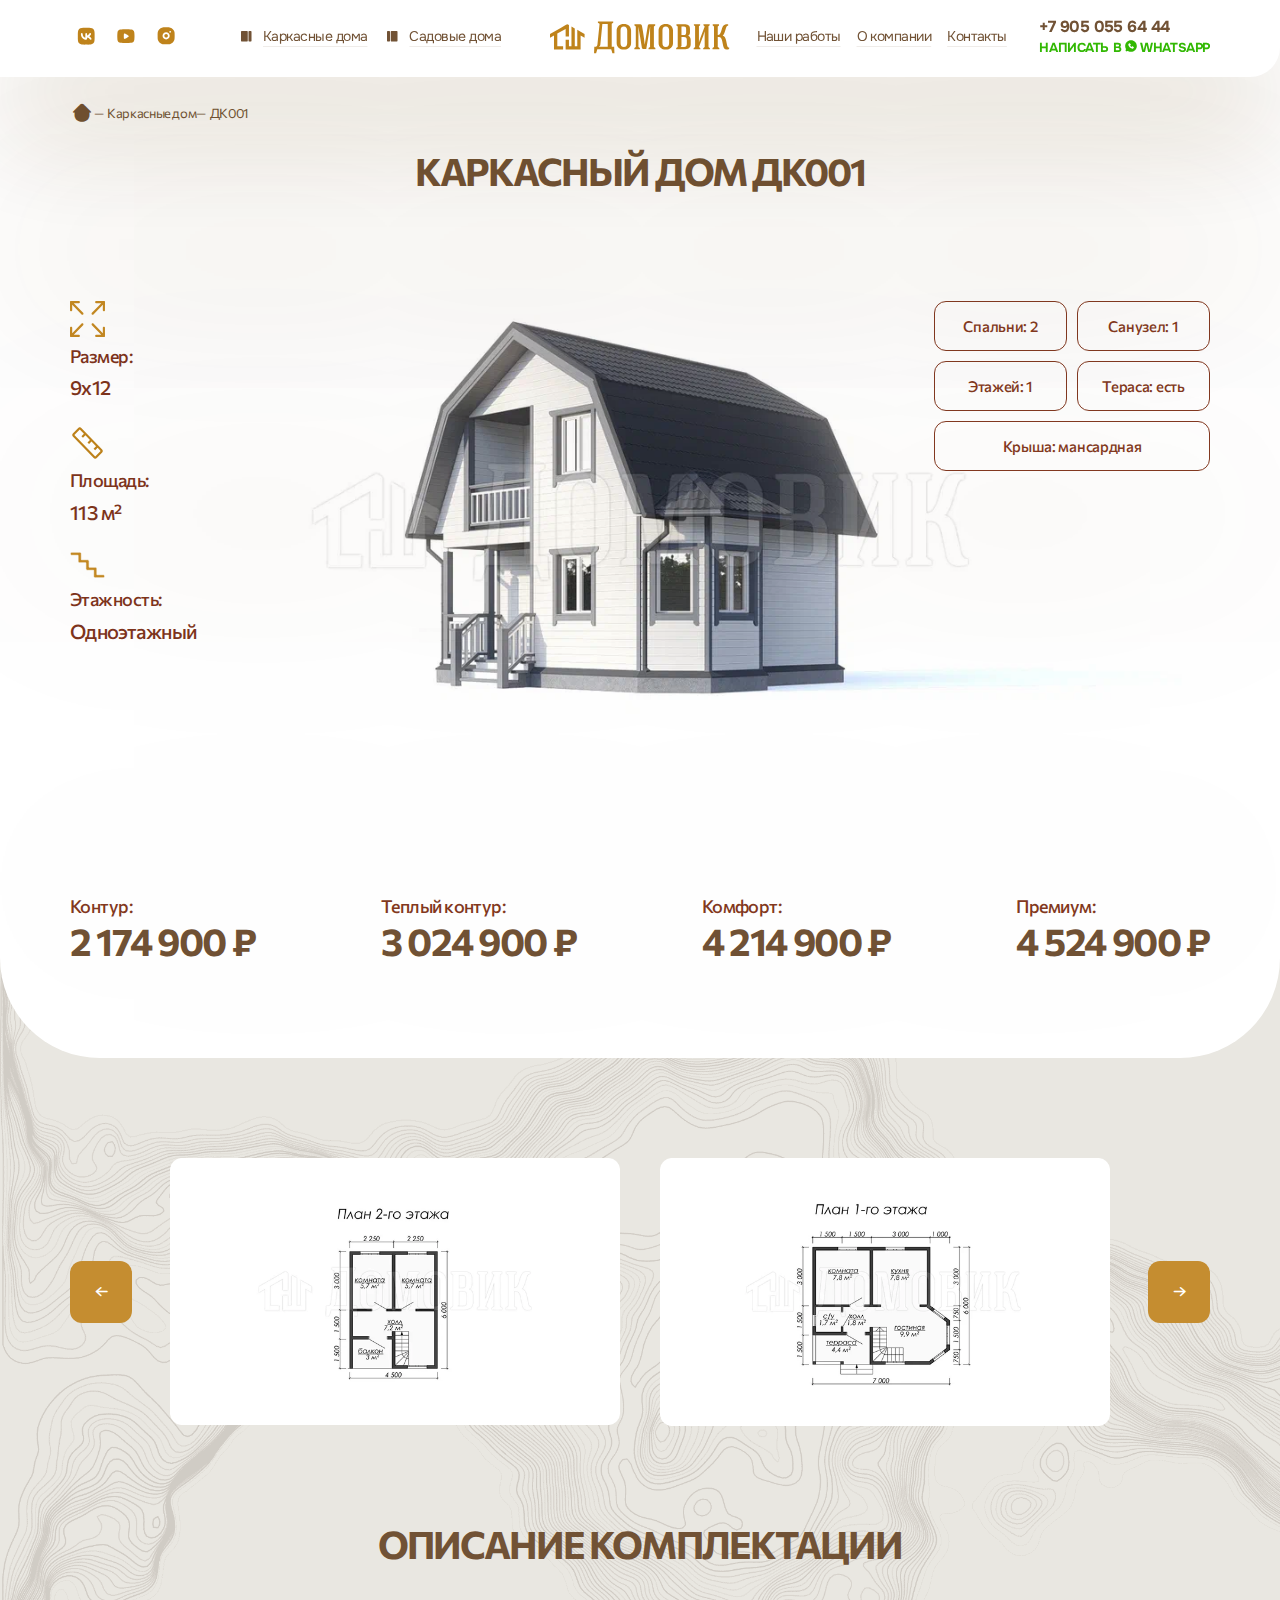
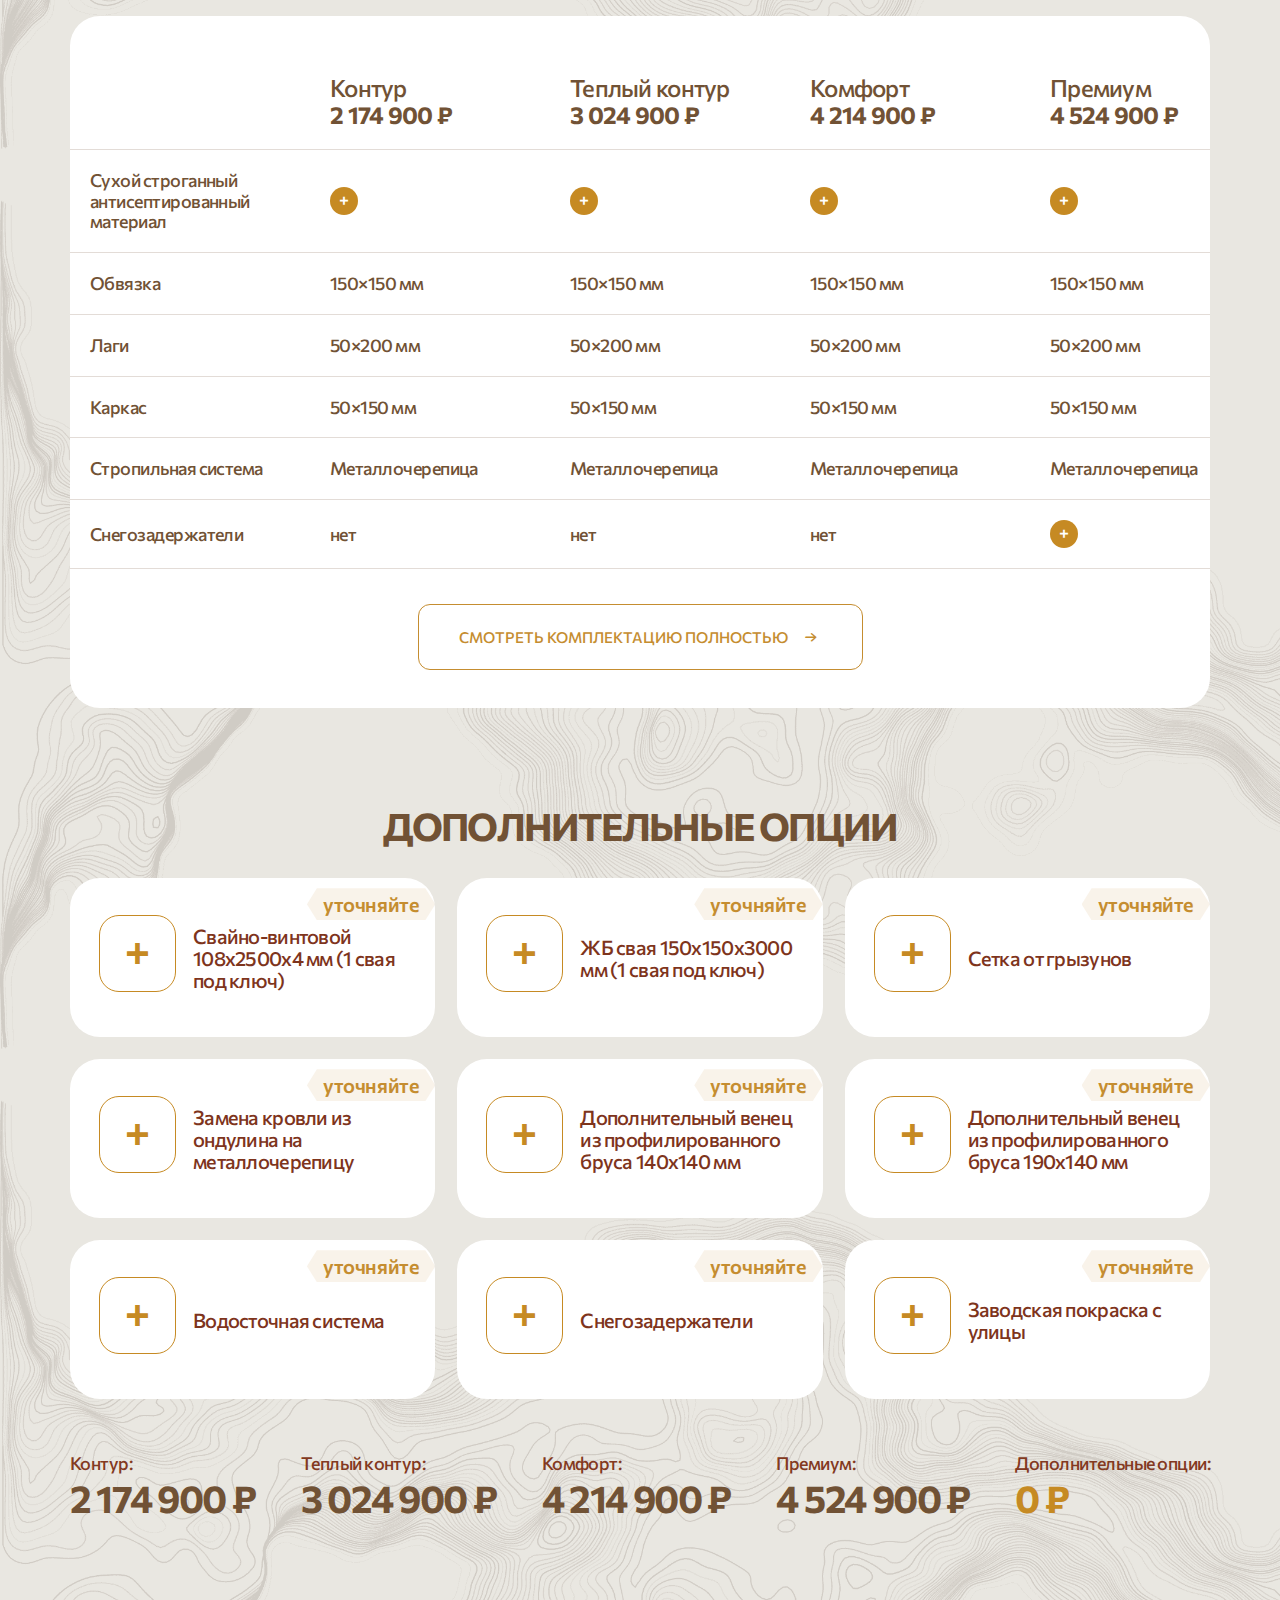
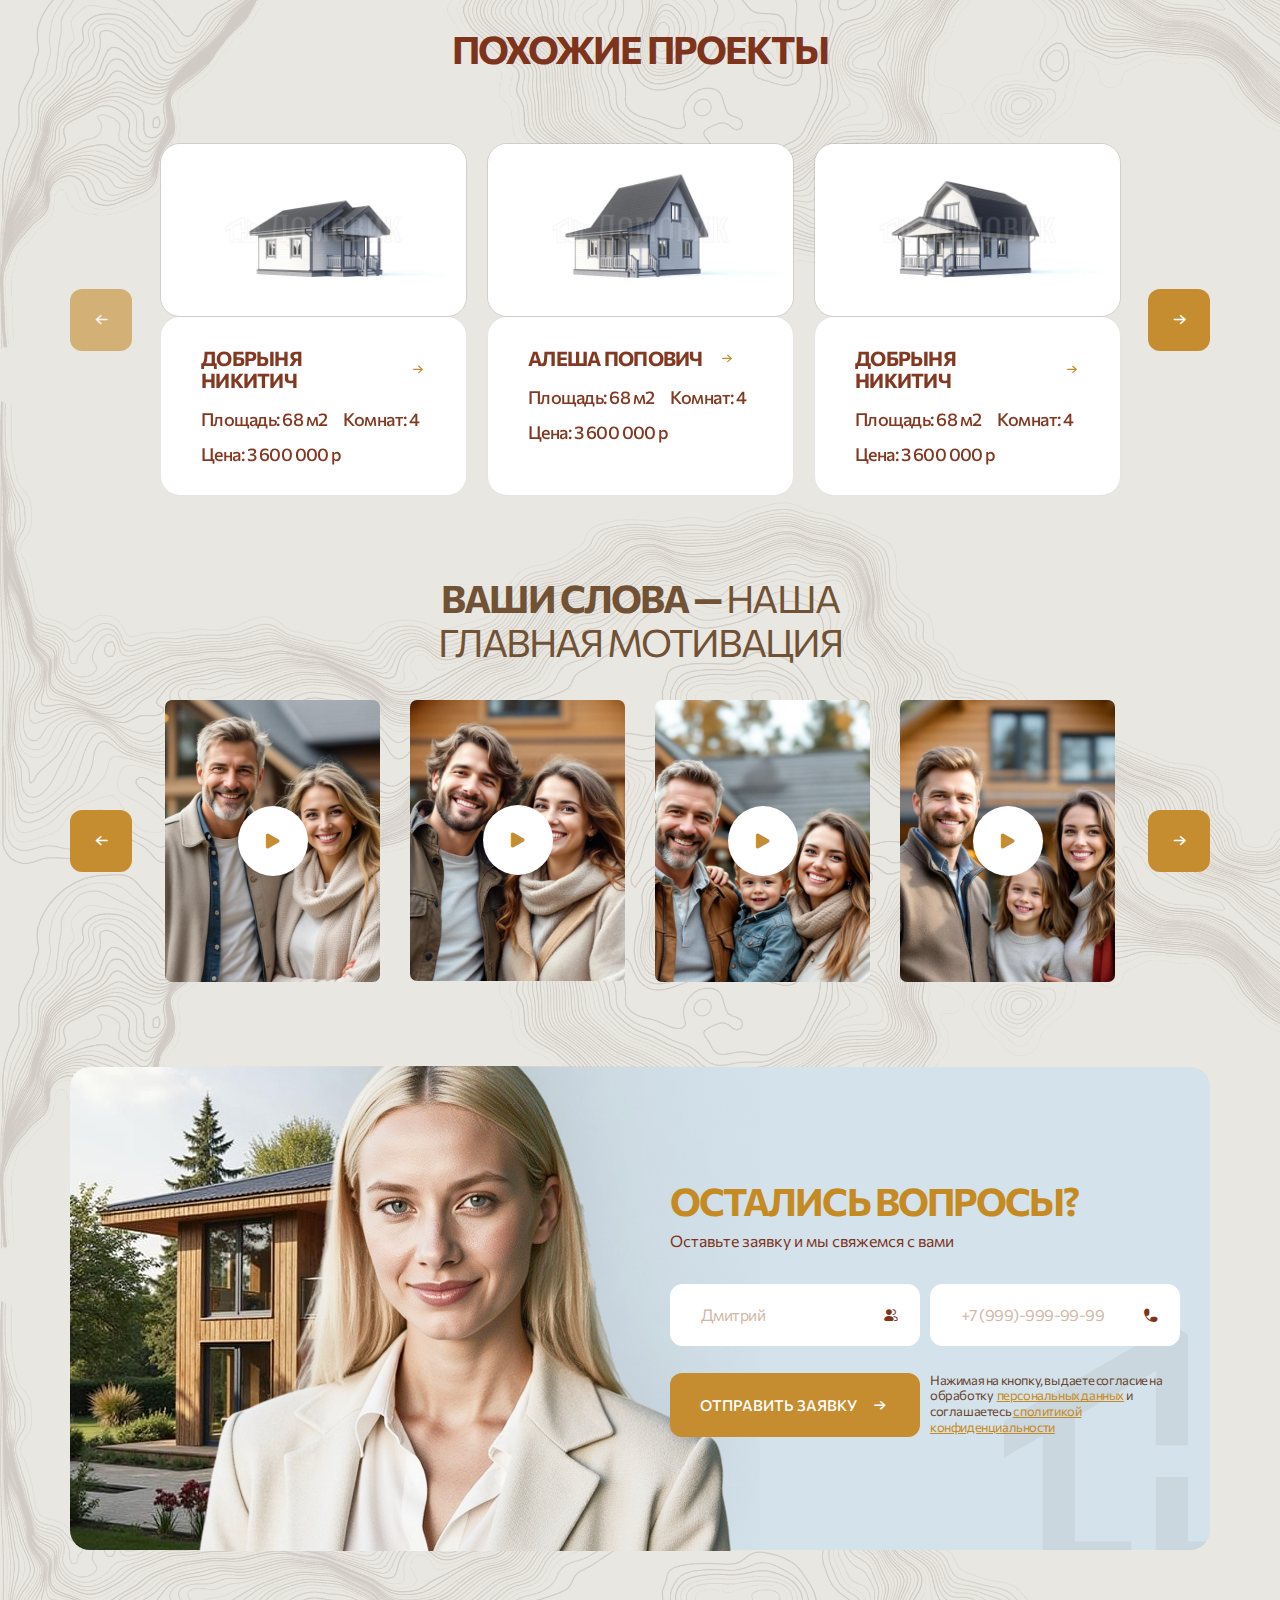
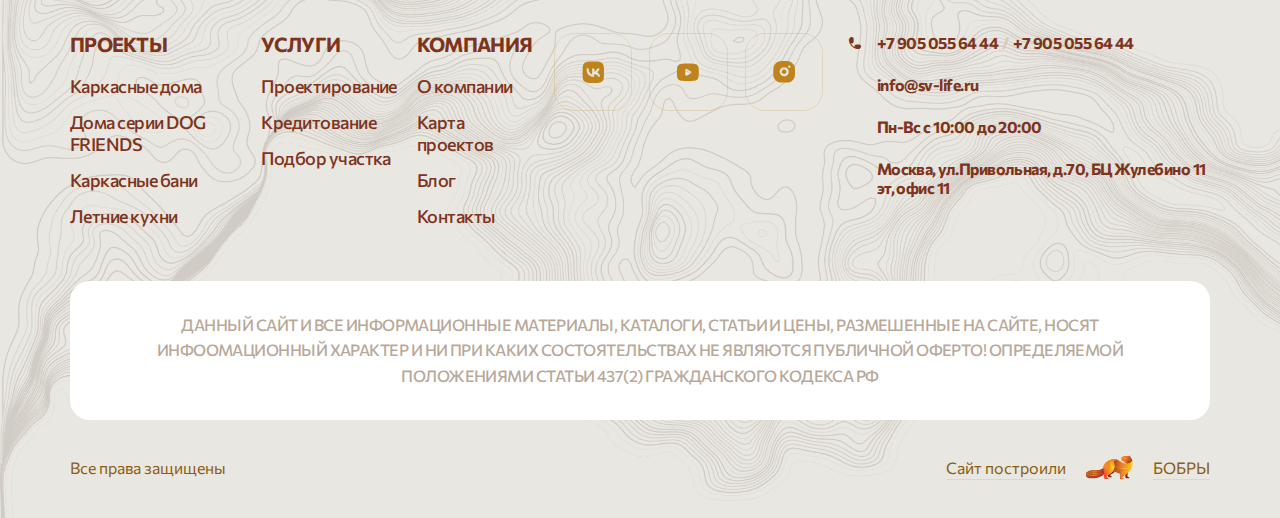
<file: Domovik/project.html>
<!DOCTYPE html>
<html lang="ru">

<head>
    <title>Домовик | Страница проекта</title>
    <meta charset="UTF-8" />
    <meta name="format-detection" content="telephone=no" />
    <meta http-equiv="X-UA-Compatible" content="IE=edge" />
    <meta name="viewport" content="width=device-width, initial-scale=1.0" />
    <meta name="description" content="" />
    <!-- Open Graph  -->
    <meta property="og:type" content="business.business" />
    <meta property="og:title" content="Домовик | Страница проекта" />
    <meta property="og:description" content="" />
    <meta property="og:url" content="" />
    <meta property="og:image:width" content="1200" />
    <meta property="og:image:height" content="627" />
    <meta property="og:site_name" content="" />
    <meta property="og:locale" content="ru_RU" />
    <!-- Open Graph  -->
    <!-- Twitter -->
    <meta property="twitter:card" content="summary_large_image" />
    <meta property="twitter:title" content="" />
    <meta property="twitter:description" content="" />
    <meta property="twitter:site" content="" />
    <meta property="twitter:url" content="" />
    <!-- Twitter -->
    <!-- plugins -->
    <link rel="stylesheet" href="css/libs/bootstrap.min.css" />
    <link rel="stylesheet" href="css/libs/slick.css" />
    <link rel="stylesheet" href="css/libs/jquery.fancybox.min.css" />
    <!-- plugins -->
    <link rel="stylesheet" href="css/reset.min.css" />
    <link rel="stylesheet" href="css/style.min.css" />
</head>

<body>
    <div class="wrapper">
        <header class="header">
            <div class="container-xl">
                <div class="d-flex justify-content-between align-items-center">
                    <a href="/" class="header__logo">
                        <img src="img/logo.svg" alt="Логотип">
                    </a>
                    <div class="header__main">
                        <div class="header__side order-first d-xl-flex justify-content-between align-items-center">
                            <div class="header__socials d-flex flex-xl-row flex-column">
                                <a href="" class="header__social d-flex justify-content-center align-items-center flex-shrink-0 rounded-circle">
                                    <img src="img/icons/vkontakte.svg" alt="Иконка">
                                </a>
                                <a href="" class="header__social d-flex justify-content-center align-items-center flex-shrink-0 rounded-circle">
                                    <img src="img/icons/youtube.svg" alt="Иконка">
                                </a>
                                <a href="" class="header__social d-flex justify-content-center align-items-center flex-shrink-0 rounded-circle">
                                    <img src="img/icons/instagram.svg" alt="Иконка">
                                </a>
                            </div>
                            <ul class="header__products d-flex flex-xl-row flex-column justify-content-xl-center justify-content-end ml-xl-auto mr-xl-auto">
                                <li class="header__product d-flex flex-xl-row flex-column align-items-xl-center icon-frame-houses">
                                    <a href="" class="header__product-link">Каркасные дома</a>
                                    <ul class="submenu">
                                        <li class="submenu__item">
                                            <a href="" class="submenu__link"> Все проекты <sup>229</sup>
                                            </a>
                                        </li>
                                        <li class="submenu__item">
                                            <a href="" class="submenu__link"> Одноэтажные дома <sup>34</sup>
                                            </a>
                                        </li>
                                        <li class="submenu__item">
                                            <a href="" class="submenu__link"> Полутораэтажные дома <sup>15</sup>
                                            </a>
                                        </li>
                                        <li class="submenu__item">
                                            <a href="" class="submenu__link"> Дома с мансардой <sup>109</sup>
                                            </a>
                                        </li>
                                        <li class="submenu__item">
                                            <a href="" class="submenu__link"> Двухэтажные дома <sup>18</sup>
                                            </a>
                                        </li>
                                    </ul>
                                </li>
                                <li class="header__product d-flex d-flex flex-xl-row flex-column align-items-xl-center icon-garden-houses">
                                    <a href="" class="header__product-link">Cадовые дома</a>
                                    <ul class="submenu">
                                        <li class="submenu__item">
                                            <a href="" class="submenu__link"> Все проекты <sup>229</sup>
                                            </a>
                                        </li>
                                        <li class="submenu__item">
                                            <a href="" class="submenu__link"> Одноэтажные дома <sup>34</sup>
                                            </a>
                                        </li>
                                        <li class="submenu__item">
                                            <a href="" class="submenu__link"> Полутораэтажные дома <sup>15</sup>
                                            </a>
                                        </li>
                                        <li class="submenu__item">
                                            <a href="" class="submenu__link"> Дома с мансардой <sup>109</sup>
                                            </a>
                                        </li>
                                        <li class="submenu__item">
                                            <a href="" class="submenu__link"> Двухэтажные дома <sup>18</sup>
                                            </a>
                                        </li>
                                    </ul>
                                </li>
                            </ul>
                        </div>
                        <div class="header__side order-last d-xl-flex justify-content-between align-items-center">
                            <nav class="header__menu ml-xl-auto mr-xl-auto" aria-label="Меню">
                                <ul class="d-flex flex-xl-row flex-column">
                                    <li><a href="">Наши работы</a></li>
                                    <li><a href="">О компании</a></li>
                                    <li><a href="">Контакты</a></li>
                                </ul>
                            </nav>
                            <div class="header__contacts d-flex flex-column align-items-xl-start align-items-center">
                                <a href="tel:+79050556444" class="header__contacts-phone font-weight-bold">+7 905 055 64 44</a>
                                <a href="" class="header__contacts-whatsapp font-weight-bold text-uppercase"> Написать в <img src="img/icons/whatsapp.svg" alt="Иконка"> Whatsapp </a>
                            </div>
                        </div>
                    </div>
                    <span class="header__menu-toggler d-xl-none"></span>
                </div>
            </div>
        </header>
        <main class="page">
            <section class="project-card">
                <div class="container">
                    <nav class="navigation">
                        <ul class="navigation__list d-flex align-items-center flex-wrap">
                            <li class="navigation__list-item">
                                <a href="/" class="navigation__list-link icon-home"></a>
                            </li>
                            <li class="navigation__list-item">
                                <a href="" class="navigation__list-link">Каркасные дом </a>
                            </li>
                            <li class="navigation__list-item">
                                <span class="navigation__list-link active"> ДК001</>
                            </li>
                        </ul>
                    </nav>
                    <h1 class="project-card__title title text-center">КАРКАСНЫЙ ДОМ ДК001</h1>
                    <div class="project-card__body">
                        <div class="project-card__header d-flex flex-lg-nowrap flex-wrap">
                            <ul class="project-card__props d-flex flex-sm-column flex-row">
                                <li class="project-card__props-item d-flex flex-column align-items-start font-weight-medium">
                                    <div class="project-card__props-icon">
                                        <img src="img/icons/size.svg" alt="Иконка">
                                    </div>
                                    <div class="project-card__props-name">Размер:</div>
                                    <div class="project-card__props-value title-sm">9х12</div>
                                </li>
                                <li class="project-card__props-item d-flex flex-column align-items-start font-weight-medium">
                                    <div class="project-card__props-icon">
                                        <img src="img/icons/ruler.svg" alt="Иконка">
                                    </div>
                                    <div class="project-card__props-name">Площадь:</div>
                                    <div class="project-card__props-value title-sm"> 113 м²</div>
                                </li>
                                <li class="project-card__props-item d-flex flex-column align-items-start font-weight-medium">
                                    <div class="project-card__props-icon">
                                        <img src="img/icons/stairs.svg" alt="Иконка">
                                    </div>
                                    <div class="project-card__props-name">Этажность:</div>
                                    <div class="project-card__props-value title-sm ">Одноэтажный</div>
                                </li>
                            </ul>
                            <div class="project-card__image order-lg-0 order-first">
                                <img src="img/projects/07.png" alt="Фото проекта">
                            </div>
                            <div class="project-card__info">
                                <div class="row">
                                    <div class="col-6">
                                        <div class="project-card__info-item">Спальни: 2</div>
                                    </div>
                                    <div class="col-6">
                                        <div class="project-card__info-item">Санузел: 1</div>
                                    </div>
                                    <div class="col-6">
                                        <div class="project-card__info-item">Этажей: 1</div>
                                    </div>
                                    <div class="col-6">
                                        <div class="project-card__info-item">Тераса: есть</div>
                                    </div>
                                    <div class="col-12">
                                        <div class="project-card__info-item">Крыша: мансардная</div>
                                    </div>
                                </div>
                            </div>
                        </div>
                        <div class="project-card__total d-flex justify-content-between flex-xl-nowrap flex-wrap">
                            <div class="project-card__total-block d-flex flex-column">
                                <div class="project-card__total-name">Контур:</div>
                                <div class="project-card__total-price">2 174 900 ₽</div>
                            </div>
                            <div class="project-card__total-block d-flex flex-column">
                                <div class="project-card__total-name">Теплый контур:</div>
                                <div class="project-card__total-price">3 024 900 ₽</div>
                            </div>
                            <div class="project-card__total-block d-flex flex-column">
                                <div class="project-card__total-name">Комфорт:</div>
                                <div class="project-card__total-price">4 214 900 ₽</div>
                            </div>
                            <div class="project-card__total-block d-flex flex-column">
                                <div class="project-card__total-name">Премиум:</div>
                                <div class="project-card__total-price">4 524 900 ₽</div>
                            </div>
                        </div>
                    </div>
                </div>
            </section>
            <div class="plans">
                <div class="container">
                    <div class="plans__slider">
                        <div class="plans__slide">
                            <a href="img/plans/01.png" data-fancybox="plans" class="plans__image">
                                <img src="img/plans/01.png" alt="Фото плана">
                            </a>
                        </div>
                        <div class="plans__slide">
                            <a href="img/plans/02.png" data-fancybox="plans" class="plans__image">
                                <img src="img/plans/02.png" alt="Фото плана">
                            </a>
                        </div>
                        <div class="plans__slide">
                            <a href="img/plans/01.png" data-fancybox="plans" class="plans__image">
                                <img src="img/plans/01.png" alt="Фото плана">
                            </a>
                        </div>
                        <div class="plans__slide">
                            <a href="img/plans/02.png" data-fancybox="plans" class="plans__image">
                                <img src="img/plans/02.png" alt="Фото плана">
                            </a>
                        </div>
                    </div>
                </div>
            </div>
            <section class="configuration">
                <div class="container-xl">
                    <h2 class="configuration__title title text-center">Описание комплектации</h2>
                    <div class="configuration__body rounded-lg bg-white">
                        <p class="d-xl-none p-4 mb-2 title-sm">Свайпайте чтобы увидеть все значения</p>
                        <div class="configuration__table">
                            <table>
                                <thead>
                                    <tr>
                                        <th></th>
                                        <th> Контур <strong>2 174 900 ₽</strong>
                                        </th>
                                        <th> Теплый контур <strong> 3 024 900 ₽</strong>
                                        </th>
                                        <th> Комфорт <strong>4 214 900 ₽</strong>
                                        </th>
                                        <th> Премиум <strong>4 524 900 ₽</strong>
                                        </th>
                                    </tr>
                                </thead>
                                <tr>
                                    <td>Сухой строганный антисептированный материал</td>
                                    <td><span class="icon-plus"></span></td>
                                    <td><span class="icon-plus"></span></td>
                                    <td><span class="icon-plus"></span></td>
                                    <td><span class="icon-plus"></span></td>
                                </tr>
                                <tr>
                                    <td>Обвязка</td>
                                    <td>150×150 мм</td>
                                    <td>150×150 мм</td>
                                    <td>150×150 мм</td>
                                    <td>150×150 мм</td>
                                </tr>
                                <tr>
                                    <td>Лаги</td>
                                    <td>50×200 мм</td>
                                    <td>50×200 мм</td>
                                    <td>50×200 мм</td>
                                    <td>50×200 мм</td>
                                </tr>
                                <tr>
                                    <td>Каркас</td>
                                    <td>50×150 мм</td>
                                    <td>50×150 мм</td>
                                    <td>50×150 мм</td>
                                    <td>50×150 мм</td>
                                </tr>
                                <tr>
                                    <td>Стропильная система</td>
                                    <td>Металлочерепица</td>
                                    <td>Металлочерепица</td>
                                    <td>Металлочерепица</td>
                                    <td>Металлочерепица</td>
                                </tr>
                                <tr>
                                    <td>Снегозадержатели</td>
                                    <td>нет</td>
                                    <td>нет</td>
                                    <td>нет</td>
                                    <td><span class="icon-plus"></span></td>
                                </tr>
                                <tr>
                                    <td>Сухой строганный антисептированный материал</td>
                                    <td><span class="icon-plus"></span></td>
                                    <td><span class="icon-plus"></span></td>
                                    <td><span class="icon-plus"></span></td>
                                    <td><span class="icon-plus"></span></td>
                                </tr>
                                <tr>
                                    <td>Обвязка</td>
                                    <td>150×150 мм</td>
                                    <td>150×150 мм</td>
                                    <td>150×150 мм</td>
                                    <td>150×150 мм</td>
                                </tr>
                                <tr>
                                    <td>Лаги</td>
                                    <td>50×200 мм</td>
                                    <td>50×200 мм</td>
                                    <td>50×200 мм</td>
                                    <td>50×200 мм</td>
                                </tr>
                                <tr>
                                    <td>Каркас</td>
                                    <td>50×150 мм</td>
                                    <td>50×150 мм</td>
                                    <td>50×150 мм</td>
                                    <td>50×150 мм</td>
                                </tr>
                                <tr>
                                    <td>Стропильная система</td>
                                    <td>Металлочерепица</td>
                                    <td>Металлочерепица</td>
                                    <td>Металлочерепица</td>
                                    <td>Металлочерепица</td>
                                </tr>
                                <tr>
                                    <td>Снегозадержатели</td>
                                    <td>нет</td>
                                    <td>нет</td>
                                    <td>нет</td>
                                    <td><span class="icon-plus"></span></td>
                                </tr>
                                <tr>
                                    <td>Сухой строганный антисептированный материал</td>
                                    <td><span class="icon-plus"></span></td>
                                    <td><span class="icon-plus"></span></td>
                                    <td><span class="icon-plus"></span></td>
                                    <td><span class="icon-plus"></span></td>
                                </tr>
                                <tr>
                                    <td>Обвязка</td>
                                    <td>150×150 мм</td>
                                    <td>150×150 мм</td>
                                    <td>150×150 мм</td>
                                    <td>150×150 мм</td>
                                </tr>
                                <tr>
                                    <td>Лаги</td>
                                    <td>50×200 мм</td>
                                    <td>50×200 мм</td>
                                    <td>50×200 мм</td>
                                    <td>50×200 мм</td>
                                </tr>
                                <tr>
                                    <td>Каркас</td>
                                    <td>50×150 мм</td>
                                    <td>50×150 мм</td>
                                    <td>50×150 мм</td>
                                    <td>50×150 мм</td>
                                </tr>
                                <tr>
                                    <td>Стропильная система</td>
                                    <td>Металлочерепица</td>
                                    <td>Металлочерепица</td>
                                    <td>Металлочерепица</td>
                                    <td>Металлочерепица</td>
                                </tr>
                                <tr>
                                    <td>Снегозадержатели</td>
                                    <td>нет</td>
                                    <td>нет</td>
                                    <td>нет</td>
                                    <td><span class="icon-plus"></span></td>
                                </tr>
                            </table>
                        </div>
                        <span role="button" class="configuration__btn text-uppercase btn btn-primary-outline ml-auto mr-auto icon-arrow-right">СМОТРЕТЬ КОМПЛЕКТАЦИЮ ПОЛНОСТЬЮ</span>
                    </div>
                </div>
            </section>
            <section class="extras">
                <div class="container">
                    <h2 class="extras__title title text-center">Дополнительные опции</h2>
                    <div class="extras__body">
                        <div class="row">
                            <div class="col-xl-4 col-md-6">
                                <div class="extras__block rounded-lg bg-white d-flex align-items-center">
                                    <label class="extras__checkbox">
                                        <input type="checkbox" class="extras__checkbox-input hidden" hidden>
                                        <span class="extras__checkbox-btn icon-plus"></span>
                                    </label>
                                    <div class="extras__name title-sm font-weight-medium"> Свайно-винтовой 108х2500х4 мм (1 свая под ключ) </div>
                                    <div class="extras__price">уточняйте</div>
                                </div>
                            </div>
                            <div class="col-xl-4 col-md-6">
                                <div class="extras__block rounded-lg bg-white d-flex align-items-center">
                                    <label class="extras__checkbox">
                                        <input type="checkbox" class="extras__checkbox-input hidden" hidden>
                                        <span class="extras__checkbox-btn icon-plus"></span>
                                    </label>
                                    <div class="extras__name title-sm font-weight-medium"> ЖБ свая 150х150х3000 мм (1 свая под ключ) </div>
                                    <div class="extras__price">уточняйте</div>
                                </div>
                            </div>
                            <div class="col-xl-4 col-md-6">
                                <div class="extras__block rounded-lg bg-white d-flex align-items-center">
                                    <label class="extras__checkbox">
                                        <input type="checkbox" class="extras__checkbox-input hidden" hidden>
                                        <span class="extras__checkbox-btn icon-plus"></span>
                                    </label>
                                    <div class="extras__name title-sm font-weight-medium"> Сетка от грызунов </div>
                                    <div class="extras__price">уточняйте</div>
                                </div>
                            </div>
                            <div class="col-xl-4 col-md-6">
                                <div class="extras__block rounded-lg bg-white d-flex align-items-center">
                                    <label class="extras__checkbox">
                                        <input type="checkbox" class="extras__checkbox-input hidden" hidden>
                                        <span class="extras__checkbox-btn icon-plus"></span>
                                    </label>
                                    <div class="extras__name title-sm font-weight-medium"> Замена кровли из ондулина на металлочерепицу </div>
                                    <div class="extras__price">уточняйте</div>
                                </div>
                            </div>
                            <div class="col-xl-4 col-md-6">
                                <div class="extras__block rounded-lg bg-white d-flex align-items-center">
                                    <label class="extras__checkbox">
                                        <input type="checkbox" class="extras__checkbox-input hidden" hidden>
                                        <span class="extras__checkbox-btn icon-plus"></span>
                                    </label>
                                    <div class="extras__name title-sm font-weight-medium"> Дополнительный венец из профилированного бруса 140х140 мм </div>
                                    <div class="extras__price">уточняйте</div>
                                </div>
                            </div>
                            <div class="col-xl-4 col-md-6">
                                <div class="extras__block rounded-lg bg-white d-flex align-items-center">
                                    <label class="extras__checkbox">
                                        <input type="checkbox" class="extras__checkbox-input hidden" hidden>
                                        <span class="extras__checkbox-btn icon-plus"></span>
                                    </label>
                                    <div class="extras__name title-sm font-weight-medium"> Дополнительный венец из профилированного бруса 190х140 мм </div>
                                    <div class="extras__price">уточняйте</div>
                                </div>
                            </div>
                            <div class="col-xl-4 col-md-6">
                                <div class="extras__block rounded-lg bg-white d-flex align-items-center">
                                    <label class="extras__checkbox">
                                        <input type="checkbox" class="extras__checkbox-input hidden" hidden>
                                        <span class="extras__checkbox-btn icon-plus"></span>
                                    </label>
                                    <div class="extras__name title-sm font-weight-medium"> Водосточная система </div>
                                    <div class="extras__price">уточняйте</div>
                                </div>
                            </div>
                            <div class="col-xl-4 col-md-6">
                                <div class="extras__block rounded-lg bg-white d-flex align-items-center">
                                    <label class="extras__checkbox">
                                        <input type="checkbox" class="extras__checkbox-input hidden" hidden>
                                        <span class="extras__checkbox-btn icon-plus"></span>
                                    </label>
                                    <div class="extras__name title-sm font-weight-medium"> Снегозадержатели </div>
                                    <div class="extras__price">уточняйте</div>
                                </div>
                            </div>
                            <div class="col-xl-4 col-md-6">
                                <div class="extras__block rounded-lg bg-white d-flex align-items-center">
                                    <label class="extras__checkbox">
                                        <input type="checkbox" class="extras__checkbox-input hidden" hidden>
                                        <span class="extras__checkbox-btn icon-plus"></span>
                                    </label>
                                    <div class="extras__name title-sm font-weight-medium"> Заводская покраска с улицы </div>
                                    <div class="extras__price">уточняйте</div>
                                </div>
                            </div>
                        </div>
                    </div>
                    <div class="extras__total d-flex justify-content-between flex-xl-nowrap flex-wrap">
                        <div class="extras__total-block d-flex flex-column">
                            <div class="extras__total-name">Контур:</div>
                            <div class="extras__total-price">2 174 900 ₽</div>
                        </div>
                        <div class="extras__total-block d-flex flex-column">
                            <div class="extras__total-name">Теплый контур:</div>
                            <div class="extras__total-price">3 024 900 ₽</div>
                        </div>
                        <div class="extras__total-block d-flex flex-column">
                            <div class="extras__total-name">Комфорт:</div>
                            <div class="extras__total-price">4 214 900 ₽</div>
                        </div>
                        <div class="extras__total-block d-flex flex-column">
                            <div class="extras__total-name">Премиум:</div>
                            <div class="extras__total-price">4 524 900 ₽</div>
                        </div>
                        <div class="extras__total-block d-flex flex-column">
                            <div class="extras__total-name">Дополнительные опции:</div>
                            <div class="extras__total-price color-yellow">0 ₽</div>
                        </div>
                    </div>
                </div>
            </section>
            <section class="projects">
                <div class="container">
                    <h2 class="projects__title title text-center">похожие проекты</h2>
                    <div class="projects__slider">
                        <div class="projects__slide">
                            <div class="project d-flex flex-column h-100" id="project-1">
                                <a href="" class="project__slider rounded-sm">
                                    <span class="project__slide">
                                        <img src="img/projects/01.png" alt="Фото проекта">
                                    </span>
                                    <span class="project__slide">
                                        <img src="img/projects/02.png" alt="Фото проекта">
                                    </span>
                                    <span class="project__slide">
                                        <img src="img/projects/03.png" alt="Фото проекта">
                                    </span>
                                </a>
                                <div class="project__desc d-flex flex-column align-items-start flex-grow-1 rounded-sm">
                                    <a href="" class="project__caption text-uppercase font-weight-bold title-sm icon-arrow-right d-inline-flex align-items-center">добрыня никитич</a>
                                    <ul class="project__info d-flex flex-wrap font-weight-medium">
                                        <li>Площадь: 68 м2</li>
                                        <li>Комнат: 4</li>
                                        <li>Цена: 3 600 000 р</li>
                                    </ul>
                                </div>
                            </div>
                        </div>
                        <div class="projects__slide">
                            <div class="project d-flex flex-column h-100" id="project-2">
                                <a href="" class="project__slider rounded-sm">
                                    <span class="project__slide">
                                        <img src="img/projects/02.png" alt="Фото проекта">
                                    </span>
                                    <span class="project__slide">
                                        <img src="img/projects/03.png" alt="Фото проекта">
                                    </span>
                                    <span class="project__slide">
                                        <img src="img/projects/01.png" alt="Фото проекта">
                                    </span>
                                </a>
                                <div class="project__desc d-flex flex-column align-items-start flex-grow-1 rounded-sm">
                                    <a href="" class="project__caption text-uppercase font-weight-bold title-sm icon-arrow-right d-inline-flex align-items-center">алеша попович</a>
                                    <ul class="project__info d-flex flex-wrap font-weight-medium">
                                        <li>Площадь: 68 м2</li>
                                        <li>Комнат: 4</li>
                                        <li>Цена: 3 600 000 р</li>
                                    </ul>
                                </div>
                            </div>
                        </div>
                        <div class="projects__slide">
                            <div class="project d-flex flex-column h-100" id="project-3">
                                <a href="" class="project__slider rounded-sm">
                                    <span class="project__slide">
                                        <img src="img/projects/03.png" alt="Фото проекта">
                                    </span>
                                    <span class="project__slide">
                                        <img src="img/projects/01.png" alt="Фото проекта">
                                    </span>
                                    <span class="project__slide">
                                        <img src="img/projects/02.png" alt="Фото проекта">
                                    </span>
                                </a>
                                <div class="project__desc d-flex flex-column align-items-start flex-grow-1 rounded-sm">
                                    <a href="" class="project__caption text-uppercase font-weight-bold title-sm icon-arrow-right d-inline-flex align-items-center">добрыня никитич</a>
                                    <ul class="project__info d-flex flex-wrap font-weight-medium">
                                        <li>Площадь: 68 м2</li>
                                        <li>Комнат: 4</li>
                                        <li>Цена: 3 600 000 р</li>
                                    </ul>
                                </div>
                            </div>
                        </div>
                        <div class="projects__slide">
                            <div class="project d-flex flex-column h-100" id="project-4">
                                <a href="" class="project__slider rounded-sm">
                                    <span class="project__slide">
                                        <img src="img/projects/01.png" alt="Фото проекта">
                                    </span>
                                    <span class="project__slide">
                                        <img src="img/projects/02.png" alt="Фото проекта">
                                    </span>
                                    <span class="project__slide">
                                        <img src="img/projects/03.png" alt="Фото проекта">
                                    </span>
                                </a>
                                <div class="project__desc d-flex flex-column align-items-start flex-grow-1 rounded-sm">
                                    <a href="" class="project__caption text-uppercase font-weight-bold title-sm icon-arrow-right d-inline-flex align-items-center">добрыня никитич</a>
                                    <ul class="project__info d-flex flex-wrap font-weight-medium">
                                        <li>Площадь: 68 м2</li>
                                        <li>Комнат: 4</li>
                                        <li>Цена: 3 600 000 р</li>
                                    </ul>
                                </div>
                            </div>
                        </div>
                        <div class="projects__slide">
                            <div class="project d-flex flex-column h-100" id="project-5">
                                <a href="" class="project__slider rounded-sm">
                                    <span class="project__slide">
                                        <img src="img/projects/02.png" alt="Фото проекта">
                                    </span>
                                    <span class="project__slide">
                                        <img src="img/projects/03.png" alt="Фото проекта">
                                    </span>
                                    <span class="project__slide">
                                        <img src="img/projects/01.png" alt="Фото проекта">
                                    </span>
                                </a>
                                <div class="project__desc d-flex flex-column align-items-start flex-grow-1 rounded-sm">
                                    <a href="" class="project__caption text-uppercase font-weight-bold title-sm icon-arrow-right d-inline-flex align-items-center">алеша попович</a>
                                    <ul class="project__info d-flex flex-wrap font-weight-medium">
                                        <li>Площадь: 68 м2</li>
                                        <li>Комнат: 4</li>
                                        <li>Цена: 3 600 000 р</li>
                                    </ul>
                                </div>
                            </div>
                        </div>
                        <div class="projects__slide">
                            <div class="project d-flex flex-column h-100" id="project-6">
                                <a href="" class="project__slider rounded-sm">
                                    <span class="project__slide">
                                        <img src="img/projects/03.png" alt="Фото проекта">
                                    </span>
                                    <span class="project__slide">
                                        <img src="img/projects/01.png" alt="Фото проекта">
                                    </span>
                                    <span class="project__slide">
                                        <img src="img/projects/02.png" alt="Фото проекта">
                                    </span>
                                </a>
                                <div class="project__desc d-flex flex-column align-items-start flex-grow-1 rounded-sm">
                                    <a href="" class="project__caption text-uppercase font-weight-bold title-sm icon-arrow-right d-inline-flex align-items-center">добрыня никитич</a>
                                    <ul class="project__info d-flex flex-wrap font-weight-medium">
                                        <li>Площадь: 68 м2</li>
                                        <li>Комнат: 4</li>
                                        <li>Цена: 3 600 000 р</li>
                                    </ul>
                                </div>
                            </div>
                        </div>
                    </div>
                </div>
            </section>
            <section class="videos">
                <div class="container">
                    <h2 class="videos__title title text-center"> Ваши слова — <span class="font-weight-normal">наша <br> главная мотивация</span>
                    </h2>
                    <div class="videos__slider">
                        <div class="videos__slide">
                            <a href="" data-fancybox class="videos__item icon-play">
                                <img src="img/videos/01.jpg" alt="Постер видео">
                            </a>
                        </div>
                        <div class="videos__slide">
                            <a href="" data-fancybox class="videos__item icon-play">
                                <img src="img/videos/02.jpg" alt="Постер видео">
                            </a>
                        </div>
                        <div class="videos__slide">
                            <a href="" data-fancybox class="videos__item icon-play">
                                <img src="img/videos/03.jpg" alt="Постер видео">
                            </a>
                        </div>
                        <div class="videos__slide">
                            <a href="" data-fancybox class="videos__item icon-play">
                                <img src="img/videos/04.jpg" alt="Постер видео">
                            </a>
                        </div>
                        <div class="videos__slide">
                            <a href="" data-fancybox class="videos__item icon-play">
                                <img src="img/videos/05.jpg" alt="Постер видео">
                            </a>
                        </div>
                        <div class="videos__slide">
                            <a href="" data-fancybox class="videos__item icon-play">
                                <img src="img/videos/01.jpg" alt="Постер видео">
                            </a>
                        </div>
                        <div class="videos__slide">
                            <a href="" data-fancybox class="videos__item icon-play">
                                <img src="img/videos/02.jpg" alt="Постер видео">
                            </a>
                        </div>
                        <div class="videos__slide">
                            <a href="" data-fancybox class="videos__item icon-play">
                                <img src="img/videos/03.jpg" alt="Постер видео">
                            </a>
                        </div>
                        <div class="videos__slide">
                            <a href="" data-fancybox class="videos__item icon-play">
                                <img src="img/videos/04.jpg" alt="Постер видео">
                            </a>
                        </div>
                        <div class="videos__slide">
                            <a href="" data-fancybox class="videos__item icon-play">
                                <img src="img/videos/05.jpg" alt="Постер видео">
                            </a>
                        </div>
                    </div>
                </div>
            </section>
            <section class="feedback">
                <div class="container">
                    <div class="form d-flex align-items-center rounded-sm">
                        <div class="form__image d-lg-block d-none">
                            <img src="img/form-woman.png" alt="Женщина">
                        </div>
                        <div class="form__content">
                            <h2 class="form__title title text-uppercase font-weight-bold color-yellow">Остались вопросы?</h2>
                            <p class="form__subtitle">Оставьте заявку и мы свяжемся с вами</p>
                            <div class="form__body">
                                <div class="row">
                                    <div class="col-xl-6">
                                        <label class="form__field icon-user">
                                            <input type="text" name="name" class="form-control" placeholder="Дмитрий">
                                        </label>
                                    </div>
                                    <div class="col-xl-6">
                                        <label class="form__field icon-phone">
                                            <input type="tel" name="phone" class="form-control" placeholder="+7 (999)-999-99-99">
                                        </label>
                                    </div>
                                    <div class="col-xl-6">
                                        <span role="button" class="btn btn-primary icon-arrow-right">ОТПРАВИТЬ ЗАЯВКУ</span>
                                    </div>
                                    <div class="col-xl-6">
                                        <div class="form__privacy"> Нажимая на кнопку, вы даете согласие на обработку  <a href="">персональных данных</a> и соглашаетесь <a href="">c политикой конфиденциальности</a>
                                        </div>
                                    </div>
                                </div>
                            </div>
                        </div>
                    </div>
                </div>
            </section>
        </main>
        <footer class="footer">
            <div class="container">
                <div class="footer__header row">
                    <div class="col-xl-5">
                        <div class="footer__menu d-flex justify-content-between flex-md-row flex-column">
                            <div class="footer__menu-column">
                                <a href="" class="footer__menu-caption title-sm text-uppercase font-weight-bold">проекты</a>
                                <ul class="footer__menu-list d-flex flex-column align-items-start font-weight-medium">
                                    <li class="footer__menu-item"><a href="" class="footer__menu-link">Каркасные дома</a></li>
                                    <li class="footer__menu-item"><a href="" class="footer__menu-link">Дома серии DOG FRIENDS</a></li>
                                    <li class="footer__menu-item"><a href="" class="footer__menu-link">Каркасные бани</a></li>
                                    <li class="footer__menu-item"><a href="" class="footer__menu-link">Летние кухни</a></li>
                                </ul>
                            </div>
                            <div class="footer__menu-column">
                                <a href="" class="footer__menu-caption title-sm text-uppercase font-weight-bold">услуги</a>
                                <ul class="footer__menu-list d-flex flex-column align-items-start font-weight-medium">
                                    <li class="footer__menu-item"><a href="" class="footer__menu-link">Проектирование</a></li>
                                    <li class="footer__menu-item"><a href="" class="footer__menu-link">Кредитование</a></li>
                                    <li class="footer__menu-item"><a href="" class="footer__menu-link">Подбор участка</a></li>
                                </ul>
                            </div>
                            <div class="footer__menu-column">
                                <a href="" class="footer__menu-caption title-sm text-uppercase font-weight-bold">компания</a>
                                <ul class="footer__menu-list d-flex flex-column align-items-start font-weight-medium">
                                    <li class="footer__menu-item"><a href="" class="footer__menu-link">О компании</a></li>
                                    <li class="footer__menu-item"><a href="" class="footer__menu-link">Карта проектов</a></li>
                                    <li class="footer__menu-item"><a href="" class="footer__menu-link">Блог</a></li>
                                    <li class="footer__menu-item"><a href="" class="footer__menu-link">Контакты</a></li>
                                </ul>
                            </div>
                        </div>
                    </div>
                    <div class="col-xxl-4 col-xl-3 col-md-6 order-md-0 order-1">
                        <div class="footer__socials d-flex">
                            <a href="" class="footer__social rounded-sm d-flex justify-content-center align-content-around">
                                <img src="img/icons/vkontakte.svg" alt="Иконка">
                            </a>
                            <a href="" class="footer__social rounded-sm d-flex justify-content-center align-content-around">
                                <img src="img/icons/youtube.svg" alt="Иконка">
                            </a>
                            <a href="" class="footer__social rounded-sm d-flex justify-content-center align-content-around">
                                <img src="img/icons/instagram.svg" alt="Иконка">
                            </a>
                        </div>
                    </div>
                    <div class="col-xxl-3 col-xl-4 col-md-6">
                        <div class="footer__contacts font-weight-bold">
                            <div class="footer__contacts-row icon-phone">
                                <a href="tel:+79050556444" class="text-nowrap">+7 905 055 64 44</a><span>/</span><a href="tel:+79050556444" class="text-nowrap">+7 905 055 64 44</a>
                            </div>
                            <div class="footer__contacts-row">
                                <a href="mailto:info@sv-life.ru">info@sv-life.ru</a>
                            </div>
                            <div class="footer__contacts-row"> Пн-Вс с 10:00 до 20:00 </div>
                            <div class="footer__contacts-row">
                                <address>Москва, ул.Привольная, д.70, БЦ Жулебино 11 эт, офис 11</address>
                            </div>
                        </div>
                    </div>
                </div>
                <div class="footer__info bg-white rounded-sm text-center font-weight-medium text-uppercase"> Данный сайт и все информационные материалы, каталоги, статьи и цены, размешенные на сайте, носят инфоомационный характер <br class="d-xxl-block d-none"> и ни при каких состоятельствах не являются публичной оферто! определяемой положениями статьи 437(2) Гражданского кодекса РФ </div>
                <div class="footer__bottom d-flex justify-content-between align-items-center flex-sm-row flex-column">
                    <div class="footer__privacy">Все права защищены</div>
                    <a href="" class="footer__prod">
                        <span>Cайт построили</span> <img src="img/prod-logo.svg" alt="Прод лого"> <span>БОБРЫ</span>
                    </a>
                </div>
            </div>
        </footer>
    </div> <!-- plugins -->
    <script src="js/libs/jquery-3.6.0.min.js"></script>
    <script src="js/libs/slick.min.js"></script>
    <script src="js/libs/jquery.fancybox.min.js"></script>
    <script src="js/libs/inputmask.min.js"></script>
    <!-- plugins -->
    <script src="js/app.min.js"></script>
</body>

</html>
</file>
<file: Domovik/css/style.min.css>
@charset "UTF-8";@font-face{font-family:Commissioner;font-display:swap;src:url(../fonts/Commissioner-Bold.woff2) format("woff2"),url(../fonts/Commissioner-Bold.woff) format("woff");font-weight:700;font-style:normal}@font-face{font-family:Commissioner;font-display:swap;src:url(../fonts/Commissioner-Medium.woff2) format("woff2"),url(../fonts/Commissioner-Medium.woff) format("woff");font-weight:500;font-style:normal}@font-face{font-family:Commissioner;font-display:swap;src:url(../fonts/Commissioner-SemiBold.woff2) format("woff2"),url(../fonts/Commissioner-SemiBold.woff) format("woff");font-weight:600;font-style:normal}@font-face{font-family:Commissioner;font-display:swap;src:url(../fonts/Commissioner-Light.woff2) format("woff2"),url(../fonts/Commissioner-Light.woff) format("woff");font-weight:300;font-style:normal}@font-face{font-family:icons;font-display:swap;src:url(../fonts/icons.woff2) format("woff2"),url(../fonts/icons.woff) format("woff");font-weight:400;font-style:normal}@font-face{font-family:Commissioner;font-display:swap;src:url(../fonts/Commissioner-Regular.woff2) format("woff2"),url(../fonts/Commissioner-Regular.woff) format("woff");font-weight:400;font-style:normal}@font-face{font-family:Onest;font-display:swap;src:url(../fonts/Onest-Medium.woff2) format("woff2"),url(../fonts/Onest-Medium.woff) format("woff");font-weight:500;font-style:normal}@font-face{font-family:Onest;font-display:swap;src:url(../fonts/Onest-Bold.woff2) format("woff2"),url(../fonts/Onest-Bold.woff) format("woff");font-weight:700;font-style:normal}@font-face{font-family:Onest;font-display:swap;src:url(../fonts/Onest-Regular.woff2) format("woff2"),url(../fonts/Onest-Regular.woff) format("woff");font-weight:400;font-style:normal}@font-face{font-family:Onest;font-display:swap;src:url(../fonts/Onest-Light.woff2) format("woff2"),url(../fonts/Onest-Light.woff) format("woff");font-weight:300;font-style:normal}.header__menu-toggler,.slick-arrow.slick-next::before,.slick-arrow.slick-prev::before,[class*=" icon-"]:before,[class^=icon-]:before{font-family:icons;font-style:normal;font-weight:400;font-variant:normal;text-transform:none;line-height:1;speak:never;-webkit-font-smoothing:antialiased;-moz-osx-font-smoothing:grayscale}[class*=" icon-"]:before,[class^=icon-]:before{display:block}.icon-plus:before{content:"\e90b"}.icon-home:before{content:"\e90c"}.icon-user:before{content:"\e908"}.header__menu-toggler:before,.icon-burger:before{content:"\e909"}.header.open-menu .header__menu-toggler:before,.icon-close:before{content:"\e90a"}.icon-phone:before{content:"\e907"}.icon-chevron:before{content:"\e905"}.icon-play:before{content:"\e906"}.icon-arrow-right:before,.slick-arrow.slick-next:before{content:"\e904"}.icon-arrow-left:before,.slick-arrow.slick-prev:before{content:"\e900"}.icon-arrow-top-right:before{content:"\e901"}.icon-frame-houses:before{content:"\e902"}.icon-garden-houses:before{content:"\e903"}body{font-family:Commissioner,sans-serif;color:#7e341c;min-width:320px;line-height:normal;background:url(../img/bg.png) 0 0/cover repeat-y,#ebe9e3}body.lock{overflow:hidden}.wrapper{position:relative;width:100%;min-height:100%;display:-webkit-box;display:-ms-flexbox;display:flex;-webkit-box-orient:vertical;-webkit-box-direction:normal;-ms-flex-direction:column;flex-direction:column;overflow-x:hidden}.container,.container-fluid,.container-lg,.container-md,.container-sm,.container-xl,.container-xxl{padding-left:10px;padding-right:10px}.container{-webkit-box-sizing:border-box;box-sizing:border-box}.container-sm{-webkit-box-sizing:border-box;box-sizing:border-box}.container-md{-webkit-box-sizing:border-box;box-sizing:border-box}.container-lg{-webkit-box-sizing:border-box;box-sizing:border-box}.container-xl{-webkit-box-sizing:border-box;box-sizing:border-box}.container-xxl{-webkit-box-sizing:border-box;box-sizing:border-box;margin:0 auto}.row{--bs-gutter-y:22px;--bs-gutter-x:22px;margin-top:calc(var(--bs-gutter-y) * -1);margin-right:calc(var(--bs-gutter-x) * -.5);margin-left:calc(var(--bs-gutter-x) * -.5)}.row>*{padding-right:calc(var(--bs-gutter-x) * .5);padding-left:calc(var(--bs-gutter-x) * .5);margin-top:var(--bs-gutter-y)}.d-contents{display:contents!important}.title{color:#715235;font-weight:700;line-height:115%;letter-spacing:-1.92px;text-transform:uppercase;font-size:28px}.title-md{font-weight:700;line-height:110%;letter-spacing:-1.08px;font-size:18px}.title-sm{line-height:110%;letter-spacing:-.72px;font-size:20px}.caption{font-weight:300;line-height:110%;letter-spacing:-.63px;text-transform:uppercase;font-size:18px}.section-header__caption{max-width:360px}.section-header__title span{-webkit-transition:all .6s ease;-o-transition:all .6s ease;transition:all .6s ease;text-indent:40px}.section-header__title.active span{text-indent:0}.color-accent{color:#715235}.color-yellow{color:#c68a23}.font-weight-semibold{font-weight:600}.font-weight-medium{font-weight:500}.rounded-lg{border-radius:30px!important}.rounded-sm{border-radius:20px!important}.bg-light{background:#efe9e5!important}.navigation{padding:20px 0}.navigation__list-item{display:-webkit-box;display:-ms-flexbox;display:flex;-webkit-box-align:center;-ms-flex-align:center;align-items:center;color:#715235;font-size:13px;line-height:32px;letter-spacing:-.39px;gap:4px}.navigation__list-item:not(:first-child)::before{content:"—"}.navigation__list-link{-webkit-transition:color .3s ease;-o-transition:color .3s ease;transition:color .3s ease}.navigation__list-link::before{font-size:24px}.slick-arrow{position:static;vertical-align:middle;font-size:0;background:#c58d30;color:#fff;display:-webkit-inline-box;display:-ms-inline-flexbox;display:inline-flex;-webkit-box-pack:center;-ms-flex-pack:center;justify-content:center;-webkit-box-align:center;-ms-flex-align:center;align-items:center;-webkit-transition:background-color .3s ease,border-color .3s ease,color .3s ease,opacity .3s ease,visibility .3s ease;-o-transition:background-color .3s ease,border-color .3s ease,color .3s ease,opacity .3s ease,visibility .3s ease;transition:background-color .3s ease,border-color .3s ease,color .3s ease,opacity .3s ease,visibility .3s ease;z-index:2;width:35px;height:35px;border-radius:4px;font-size:0;position:absolute;top:50%;-webkit-transform:translateY(-50%);-ms-transform:translateY(-50%);transform:translateY(-50%)}.slick-arrow::before{font-size:18px}.slick-arrow.slick-disabled{opacity:.6;pointer-events:none}.slick-arrow.slick-next{right:0}.slick-arrow.slick-prev{left:0}.hidden{position:absolute;width:1px;height:1px;margin:-1px;border:0;padding:0;white-space:nowrap;-webkit-clip-path:inset(100%);clip-path:inset(100%);clip:rect(0 0 0 0);overflow:hidden}.cover-image{width:100%;height:100%;-o-object-fit:cover;object-fit:cover}.fancybox-bg{background:rgba(18,18,18,.5)}.fancybox__content{color:inherit;background:0 0;padding:0}.fancybox__content :focus:not(.carousel__button.is-close){outline:0}.popup{display:none;width:100%;background:#fff;max-width:960px;margin:0!important;scrollbar-width:0;overflow-x:hidden;overflow-y:auto;padding:30px 20px;position:absolute;top:0;right:0;bottom:0}.popup::-webkit-scrollbar{display:none}.popup.popup-lg{max-width:1450px}.popup .row{--bs-gutter-x:60px}.popup .fancybox-button[data-fancybox-close]{top:10px;right:10px;width:30px;height:30px;padding:5px;position:fixed;display:-webkit-box;display:-ms-flexbox;display:flex;-webkit-box-pack:center;-ms-flex-pack:center;justify-content:center;-webkit-box-align:center;-ms-flex-align:center;align-items:center;background:0 0;border-radius:50%;color:#fff;background:#7e341c;border:1px solid #7e341c;opacity:1;-webkit-transition:background-color .3s ease 0s,color .3s ease 0s,border-color .3s ease 0s;-o-transition:background-color .3s ease 0s,color .3s ease 0s,border-color .3s ease 0s;transition:background-color .3s ease 0s,color .3s ease 0s,border-color .3s ease 0s}.popup .fancybox-button[data-fancybox-close] svg{width:20px;height:20px}.popup__checkboxes{margin-top:40px;gap:10px}.popup__form{margin-top:40px;-webkit-box-orient:vertical;-webkit-box-direction:normal;-ms-flex-direction:column;flex-direction:column;display:none}.popup__form.active{display:-webkit-box;display:-ms-flexbox;display:flex}.popup__form-bottom{margin-top:60px;gap:20px}.popup__form-privacy{max-width:329px;font-size:14px;line-height:100%}.popup__form-fields{gap:20px;padding:20px}.popup__side{position:sticky;top:16px;padding:40px;background-image:url(../img/order-decor.svg),url(../img/order-bg.svg);background-position:center 5%,0 100%;background-size:auto,70% auto;background-repeat:no-repeat}.popup__list{gap:20px;position:relative;padding-bottom:50px}.popup__list::before{content:"";position:absolute;top:0;left:-40px;right:-40px;height:100%;pointer-events:none;background:url("data:image/svg+xml,%3Csvg width='94' height='20' viewBox='0 0 94 20' fill='none' xmlns='http://www.w3.org/2000/svg'%3E%3Cmask id='mask0_2024_2034' style='mask-type:alpha' maskUnits='userSpaceOnUse' x='0' y='0' width='94' height='20'%3E%3Crect x='94' y='20' width='94' height='20' transform='rotate(-180 94 20)' fill='%23D9D9D9'/%3E%3C/mask%3E%3Cg mask='url(%23mask0_2024_2034)'%3E%3Cpath fill-rule='evenodd' clip-rule='evenodd' d='M94 431C94 430.964 94 430.854 93.9999 430.517L93.9999 21.0171C93.9999 15.4941 90.7281 11.0171 86.6922 11.0171H-116.539C-117.091 11.0171 -117.539 10.5691 -117.539 10.0171C-117.539 9.4651 -117.091 9.01709 -116.539 9.01709H86.6922C90.7281 9.01709 93.9999 4.54009 93.9999 -0.98291L93.9999 -400.983L93.9997 -410.983L94 431Z' fill='white'/%3E%3C/g%3E%3C/svg%3E%0A") calc(100% + 1px) bottom/auto no-repeat,url("data:image/svg+xml,%3Csvg width='94' height='20' viewBox='0 0 94 20' fill='none' xmlns='http://www.w3.org/2000/svg'%3E%3Cmask id='mask0_2024_2032' style='mask-type:alpha' maskUnits='userSpaceOnUse' x='0' y='0' width='94' height='20'%3E%3Crect width='94' height='20' fill='%23D9D9D9'/%3E%3C/mask%3E%3Cg mask='url(%23mask0_2024_2032)'%3E%3Cpath fill-rule='evenodd' clip-rule='evenodd' d='M0 -411C0 -410.964 1.91181e-05 -410.854 0.00013632 -410.517V-1.01709C0.00013632 4.50591 3.27189 8.98291 7.30781 8.98291H210.539C211.091 8.98291 211.539 9.43091 211.539 9.98291C211.539 10.5349 211.091 10.9829 210.539 10.9829H7.30783C3.2719 10.9829 0.00013632 15.4599 0.00013632 20.9829V420.983L0.000330628 430.983L0 -411Z' fill='white'/%3E%3C/g%3E%3C/svg%3E%0A") -1px bottom/auto no-repeat}.popup__list-caption{margin-bottom:10px;font-size:14px}.popup__list-row{padding-bottom:20px;border-bottom:1px solid #acacac}.popup__privacy{font-size:14px}.popup__tariffs-block{line-height:160%}.popup__tariffs-list li{position:relative;padding-left:32px}.popup__tariffs-list li::before{content:"+";font-weight:800;position:absolute;top:4px;left:0;width:18px;height:18px;background:#efe9e5;display:-webkit-box;display:-ms-flexbox;display:flex;-webkit-box-pack:center;-ms-flex-pack:center;justify-content:center;-webkit-box-align:center;-ms-flex-align:center;align-items:center;border-radius:4px}.popup__tariffs-list li:not(:last-child){margin-bottom:20px}.form{background:#d4e2eb}.form-control{background:#fff;border:1px solid #fff;border-radius:12px;color:#7e341c;height:auto;letter-spacing:-.54px;width:100%;-o-text-overflow:ellipsis;text-overflow:ellipsis;padding:18px 30px 18px;min-height:60px}.form-control:is(textarea){height:286px!important;resize:none}.form-control::-webkit-input-placeholder{opacity:1;color:#d3b7a7}.form-control::-moz-placeholder{opacity:1;color:#d3b7a7}.form-control:-ms-input-placeholder{opacity:1;color:#d3b7a7}.form-control::-ms-input-placeholder{opacity:1;color:#d3b7a7}.form-control::placeholder{opacity:1;color:#d3b7a7}.form-control:focus{outline:0;color:inherit;border-color:inherit;background:#fff;-webkit-box-shadow:none;box-shadow:none;border-color:#7e341c}.form-control._error{background:#ffdbdb;border-color:#ffdbdb}.form__image{min-height:100%;max-width:600px;margin:-1px -120px -1px auto;-ms-flex-item-align:stretch;-ms-grid-row-align:stretch;align-self:stretch}.form__image img{height:100%;width:auto}.form__content{padding:30px}.form__content .btn{padding-inline:20px;width:100%;-webkit-box-pack:center;-ms-flex-pack:center;justify-content:center}.form__body{margin-top:34px;max-width:650px}.form__body .row{--bs-gutter-x:10px;--bs-gutter-y:19px}.form__field{display:block;position:relative}.form__field::before{position:absolute;top:50%;-webkit-transform:translateY(-50%);-ms-transform:translateY(-50%);transform:translateY(-50%);font-size:18px;right:20px}.form__field[class*=icon] .form-control{padding-right:60px}.form__privacy{color:#69442e;font-size:13px;line-height:120%;letter-spacing:-.397px;-ms-flex-line-pack:center;align-content:center}.form__privacy a{text-decoration:underline;color:#c68a23}.btn{position:relative;z-index:1;-webkit-transition:all .3s ease;-o-transition:all .3s ease;transition:all .3s ease;display:-webkit-box;display:-ms-flexbox;display:flex;text-align:center;-webkit-box-pack:justify;-ms-flex-pack:justify;justify-content:space-between;-webkit-box-align:center;-ms-flex-align:center;align-items:center;width:-webkit-fit-content;width:-moz-fit-content;width:fit-content;border-radius:12px;padding:21px 40px;gap:12px;font-weight:500;font-size:15px;min-height:62px}.btn::before{color:currentColor;-webkit-box-ordinal-group:2;-ms-flex-order:1;order:1;font-size:1.5em}.btn.btn-primary{background:#c58d30;border:0;color:#fff}.btn.btn-primary:hover{background:#9c7026}.btn.btn-primary:focus{-webkit-box-shadow:0 0 0 .2rem rgba(197,141,48,.5);box-shadow:0 0 0 .2rem rgba(197,141,48,.5)}.btn.btn-primary:not(:disabled):not(.disabled):active{background-color:#876121;border-color:#876121}.btn.btn-primary-outline{border:1px solid #c58d30;background:#fff;color:#c58d30}.btn.btn-primary-outline:hover{background:#c58d30;color:#fff}.btn.btn-primary-outline:focus{-webkit-box-shadow:0 0 0 .2rem rgba(197,141,48,.5);box-shadow:0 0 0 .2rem rgba(197,141,48,.5)}.btn.btn-primary-outline:not(:disabled):not(.disabled):active{background-color:#9c7026;border-color:#9c7026}.btn.btn-white{border-radius:6px 6px 0 0;padding:20px 15px 15px;text-align:center;-webkit-box-pack:center;-ms-flex-pack:center;justify-content:center;border:1px solid #acacac;border-bottom:0}.btn:hover.icon-arrow::before{-webkit-transform:rotate(45deg);-ms-transform:rotate(45deg);transform:rotate(45deg);left:calc(100% + 10px)}.checkbox__input:checked+.checkbox__btn{background:#7e341c;color:#fff;margin-right:50px}.checkbox__input:checked+.checkbox__btn::before{position:absolute;z-index:1;top:0;left:100%;width:50px;height:50px;font-size:14px;border-radius:50%;background:#7e341c;color:#fff;-ms-flex-negative:0;flex-shrink:0;display:-webkit-box;display:-ms-flexbox;display:flex;-webkit-box-pack:center;-ms-flex-pack:center;justify-content:center;-webkit-box-align:center;-ms-flex-align:center;align-items:center;-webkit-transition:background-color .3s ease 0s,color .3s ease 0s,left .3s ease,-webkit-transform .3s ease;transition:background-color .3s ease 0s,color .3s ease 0s,left .3s ease,-webkit-transform .3s ease;-o-transition:background-color .3s ease 0s,color .3s ease 0s,transform .3s ease,left .3s ease;transition:background-color .3s ease 0s,color .3s ease 0s,transform .3s ease,left .3s ease;transition:background-color .3s ease 0s,color .3s ease 0s,transform .3s ease,left .3s ease,-webkit-transform .3s ease}.checkbox__btn{position:relative;padding:16px 30px;border-radius:100px;background:#efe9e5;display:block;color:#121212;text-align:center;font-weight:500;line-height:100%;cursor:pointer;-webkit-transition:background-color .3s ease,color .3s ease;-o-transition:background-color .3s ease,color .3s ease;transition:background-color .3s ease,color .3s ease}.header{position:fixed;top:0;left:0;width:100%;z-index:10;font-family:Onest;-webkit-transition:background-color .15s ease,-webkit-box-shadow .15s ease;transition:background-color .15s ease,-webkit-box-shadow .15s ease;-o-transition:background-color .15s ease,box-shadow .15s ease;transition:background-color .15s ease,box-shadow .15s ease;transition:background-color .15s ease,box-shadow .15s ease,-webkit-box-shadow .15s ease;background:#fff;backdrop-filter:blur(100px);-webkit-backdrop-filter:blur(100px);color:#715235;padding:12px 0 18px;border-radius:0 0 10px 0}.header.header_home{background:0 0;color:#fff;-webkit-box-shadow:none;box-shadow:none;backdrop-filter:none;-webkit-backdrop-filter:none}.header.scroll{background:#fff;-webkit-box-shadow:0 1320px 250px 0 rgba(105,73,17,0),0 845px 250px 0 rgba(105,73,17,.03),0 475px 250px 0 rgba(105,73,17,.1),0 211px 211px 0 rgba(105,73,17,.17),0 53px 116px 0 rgba(105,73,17,.2);box-shadow:0 1320px 250px 0 rgba(105,73,17,0),0 845px 250px 0 rgba(105,73,17,.03),0 475px 250px 0 rgba(105,73,17,.1),0 211px 211px 0 rgba(105,73,17,.17),0 53px 116px 0 rgba(105,73,17,.2);backdrop-filter:blur(100px);-webkit-backdrop-filter:blur(100px);color:#715235}.header.scroll .header__menu-toggler{color:#fff}.header .row{--bs-gutter-x:0}.header__menu-toggler{width:40px;height:36px;border-radius:7.742px;background:#c58d30;color:#0d0b26;display:-webkit-box;display:-ms-flexbox;display:flex;-webkit-box-pack:center;-ms-flex-pack:center;justify-content:center;-webkit-box-align:center;-ms-flex-align:center;align-items:center}.header__socials{gap:16px}.header__social{padding:5px;width:50px;height:50px;background:#c68f32;-webkit-transition:background-color .3s ease;-o-transition:background-color .3s ease;transition:background-color .3s ease}.header__products{gap:18px}.header__product{gap:8px;position:relative}.header__product::before{font-size:24px;-webkit-transition:color .3s ease;-o-transition:color .3s ease;transition:color .3s ease}.header__menu ul a,.header__product-link{font-size:18px;letter-spacing:-.54px;text-decoration:underline;text-underline-offset:5px;text-decoration-thickness:1px;-webkit-text-decoration-color:rgba(113,82,53,.11);text-decoration-color:rgba(113,82,53,.11);-webkit-transition:color .3s ease;-o-transition:color .3s ease;transition:color .3s ease}.header__logo{width:180px}.header__menu{letter-spacing:-.54px;font-size:14px}.header__menu ul{margin-top:18px;gap:18px;padding-left:32px}.header__contacts-phone{font-size:24px;letter-spacing:-.72px;-webkit-transition:color .3s ease;-o-transition:color .3s ease;transition:color .3s ease}.header__contacts-whatsapp{display:none}.header__contacts-whatsapp img{vertical-align:baseline}.submenu{display:none;-webkit-box-orient:vertical;-webkit-box-direction:normal;-ms-flex-direction:column;flex-direction:column;gap:16px}.submenu.active{display:-webkit-box;display:-ms-flexbox;display:flex}.submenu__link{-webkit-box-align:center;-ms-flex-align:center;align-items:center;gap:8px;text-align:left;-webkit-transition:color .3s ease 0s;-o-transition:color .3s ease 0s;transition:color .3s ease 0s;display:-webkit-inline-box;display:-ms-inline-flexbox;display:inline-flex}.submenu__link sup{top:-.25em}.footer{padding:38px 0}.footer__menu{gap:20px}.footer__menu-caption{-webkit-transition:color .3s ease;-o-transition:color .3s ease;transition:color .3s ease}.footer__menu-list{margin-top:20px;gap:14px;font-size:18px;letter-spacing:-.54px}.footer__menu-link{-webkit-transition:color .3s ease;-o-transition:color .3s ease;transition:color .3s ease}.footer__socials{gap:17px}.footer__social{border:1px solid rgba(198,138,35,.2);aspect-ratio:1;width:100%;-webkit-transition:background-color .3s ease;-o-transition:background-color .3s ease;transition:background-color .3s ease}.footer__social img{width:28px}.footer__contacts{letter-spacing:-.54px}.footer__contacts-row{position:relative;padding-left:32px}.footer__contacts-row::before{position:absolute;top:0;left:0;height:1.25em;width:1.25em;display:-webkit-box;display:-ms-flexbox;display:flex;-webkit-box-pack:center;-ms-flex-pack:center;justify-content:center;-webkit-box-align:center;-ms-flex-align:center;align-items:center}.footer__contacts-row:not(:last-child){margin-bottom:23px}.footer__contacts-row a{-webkit-transition:color .3s ease;-o-transition:color .3s ease;transition:color .3s ease}.footer__contacts-row span{margin:0 4px;color:#d9c8b8}.footer__info{margin-top:54px;color:rgba(113,82,53,.5);padding:31px;line-height:160%;letter-spacing:-.54px;font-size:14px}.footer__bottom{color:#8a5d10;margin-top:35px;gap:20px}.footer__prod{display:-webkit-box;display:-ms-flexbox;display:flex;-webkit-box-align:center;-ms-flex-align:center;align-items:center;gap:20px}.footer__prod span{text-decoration:underline;text-underline-offset:5px;text-decoration-thickness:1px;-webkit-text-decoration-color:rgba(113,82,53,.11);text-decoration-color:rgba(113,82,53,.11);-webkit-transition:color .3s ease;-o-transition:color .3s ease;transition:color .3s ease}.page{-webkit-box-flex:1;-ms-flex:1 1 auto;flex:1 1 auto;overflow-x:clip}.promo{background:#1a1a1a;color:#fff;padding-top:var(--header-height,145px);padding-bottom:40px;position:relative;z-index:1;min-height:480px;border-radius:0 0 20px 20px}.promo::after{content:"";position:absolute;top:0;left:0;width:100%;height:100%;background:rgba(26,26,26,.75);z-index:-1}.promo__title{line-height:120%;letter-spacing:-.0415384615em;max-width:10.8888888889em;font-size:24px}.promo__title img{width:.8888888889em;height:.8888888889em;vertical-align:baseline}.promo__video{position:absolute;top:0;left:0;z-index:-1;width:100%;height:100%;-o-object-fit:cover;object-fit:cover;max-width:100%;-webkit-filter:blur(50px);filter:blur(50px);-webkit-animation:blur-out 3s ease-in-out 1s forwards;animation:blur-out 3s ease-in-out 1s forwards}@-webkit-keyframes blur-out{0%{-webkit-filter:blur(50px);filter:blur(50px)}100%{-webkit-filter:blur(0);filter:blur(0)}}@keyframes blur-out{0%{-webkit-filter:blur(50px);filter:blur(50px)}100%{-webkit-filter:blur(0);filter:blur(0)}}.projects{padding:60px 0 40px}.projects__body{margin-top:40px}.projects__block:not(:last-child){margin-bottom:50px}.projects__quantity{color:#c58d30;font-size:14px;padding:2px 12px;font-weight:600;letter-spacing:-.4px;background:rgba(197,141,48,.1);width:-webkit-fit-content;width:-moz-fit-content;width:fit-content;-webkit-clip-path:polygon(10px 0,calc(100% - 10px) 0,100% 50%,calc(100% - 10px) 100%,10px 100%,0 50%);clip-path:polygon(10px 0,calc(100% - 10px) 0,100% 50%,calc(100% - 10px) 100%,10px 100%,0 50%)}.projects__title{color:#7e341c}.projects__slider{margin-top:48px}.projects__slider .slick-track{display:-webkit-box;display:-ms-flexbox;display:flex}.projects__slide{padding:0 10px;height:auto}.project{color:#833921}.project__slider{border:1px solid rgba(0,0,0,.1);position:relative;overflow:hidden}.project__slider .slick-dots{position:absolute;bottom:20px;left:30px;right:30px;display:-webkit-box;display:-ms-flexbox;display:flex;gap:6px;opacity:0;pointer-events:none}.project__slider .slick-dots li{position:relative;-webkit-box-flex:1;-ms-flex:1 1 auto;flex:1 1 auto;border-radius:10px;height:3px;font-size:0;background:rgba(131,57,33,.2);cursor:pointer;-webkit-transition:background-color .3s ease;-o-transition:background-color .3s ease;transition:background-color .3s ease}.project__slider .slick-dots li::before{content:"";position:absolute;top:50%;-webkit-transform:translateY(-50%);-ms-transform:translateY(-50%);transform:translateY(-50%);left:0;width:100%;height:16px}.project__slider .slick-dots li.slick-active{background:#c58d30}.project__slide{display:-webkit-box!important;display:-ms-flexbox!important;display:flex!important;-webkit-box-pack:center;-ms-flex-pack:center;justify-content:center;-webkit-box-align:center;-ms-flex-align:center;align-items:center;aspect-ratio:16/9}.project__slide img{aspect-ratio:16/9}.project__desc{border:1px solid rgba(0,0,0,.1);margin-top:-1px;padding:20px 25px;background:#fff}.project__caption{gap:14px;-webkit-transition:color .3s ease;-o-transition:color .3s ease;transition:color .3s ease}.project__caption::before{-webkit-box-ordinal-group:2;-ms-flex-order:1;order:1;color:#c58d30;-webkit-transition:-webkit-transform .3s ease;transition:-webkit-transform .3s ease;-o-transition:transform .3s ease;transition:transform .3s ease;transition:transform .3s ease,-webkit-transform .3s ease}.project__info{margin-top:19px;font-size:18px;line-height:110%;letter-spacing:-.54px;gap:16px}.benefits{padding:40px 0}.benefits__slider{margin-top:25px;padding:0 20px}.benefits__slider .slick-track{display:-webkit-box;display:-ms-flexbox;display:flex}.benefits__slide{padding:0 7px;float:none;height:auto}.benefits__image{position:absolute;top:0;left:0;bottom:0;right:0;-webkit-transition:opacity .3s ease,-webkit-filter .3s ease;transition:opacity .3s ease,-webkit-filter .3s ease;-o-transition:opacity .3s ease,filter .3s ease;transition:opacity .3s ease,filter .3s ease;transition:opacity .3s ease,filter .3s ease,-webkit-filter .3s ease}.benefits__card{border-radius:20px;background:rgba(198,138,35,.9);color:#fff;-webkit-backdrop-filter:blur(10px);backdrop-filter:blur(10px);padding:38px 48px}.benefits__card-icon{margin-top:24px}.benefits__card-address{margin-top:12px;font-size:18px;line-height:110%;letter-spacing:-.54px;margin-bottom:0}.benefits__more{margin-top:30px;margin-left:auto;margin-right:auto}.banner{padding:30px 0 20px}.banner__body{padding:40px;row-gap:20px}.banner__caption{color:#715235}.banner__caption p:not(:last-child){margin-bottom:1.1em}.banner__caption p img{display:inline;vertical-align:middle;height:24px}.banner__hint{margin-top:12px;max-width:250px;letter-spacing:-.54px}.banner__list{margin-top:20px;gap:10px;-webkit-box-orient:vertical;-webkit-box-direction:normal;-ms-flex-direction:column;flex-direction:column}.banner__item-num{color:#c68a23}.banner__item-desc{margin-top:12px}.banner__image{margin-bottom:-40px;-ms-flex-item-align:end;align-self:flex-end;position:relative}.banner__info{background:-webkit-gradient(linear,left top,left bottom,from(#c68a23),to(#9b670e));background:-o-linear-gradient(top,#c68a23 0,#9b670e 100%);background:linear-gradient(180deg,#c68a23 0,#9b670e 100%);color:#fff;-webkit-box-ordinal-group:0;-ms-flex-order:-1;order:-1;border-radius:30px;padding:20px;-webkit-filter:drop-shadow(0 18px 39px rgba(0, 0, 0, .1)) drop-shadow(0 71px 71px rgba(0, 0, 0, .09)) drop-shadow(0 159px 95px rgba(0, 0, 0, .05)) drop-shadow(0 282px 113px rgba(0, 0, 0, .01)) drop-shadow(0 441px 124px rgba(0, 0, 0, 0));filter:drop-shadow(0 18px 39px rgba(0, 0, 0, .1)) drop-shadow(0 71px 71px rgba(0, 0, 0, .09)) drop-shadow(0 159px 95px rgba(0, 0, 0, .05)) drop-shadow(0 282px 113px rgba(0, 0, 0, .01)) drop-shadow(0 441px 124px rgba(0, 0, 0, 0))}.banner__info-caption{margin-top:15px}.banner__info-desc{margin-top:9px;font-size:15px}.banner__benefit{gap:17px}.banner__benefit:not(:last-child){margin-bottom:23px}.banner__benefit-icon{-webkit-box-flex:0;-ms-flex:0 0 40px;flex:0 0 40px}.banner__benefit-subtitle{margin-top:9px;line-height:110%;letter-spacing:-.54px}.videos{padding:40px 0}.videos__slider{margin-top:36px;padding:0 20px}.videos__slider .slick-track{display:-webkit-box;display:-ms-flexbox;display:flex}.videos__slide{padding:0 10px}.videos__item{position:relative}.videos__item img{border-radius:7px}.videos__item::before{position:absolute;top:50%;left:50%;-webkit-transform:translate(-50%,-50%);-ms-transform:translate(-50%,-50%);transform:translate(-50%,-50%);width:45px;height:45px;background:#fff;color:#c58d30;display:-webkit-box;display:-ms-flexbox;display:flex;-webkit-box-pack:center;-ms-flex-pack:center;justify-content:center;-webkit-box-align:center;-ms-flex-align:center;align-items:center;border-radius:50%;-webkit-transition:background-color .3s ease,color .3s ease;-o-transition:background-color .3s ease,color .3s ease;transition:background-color .3s ease,color .3s ease}.ideas{padding:55px 0 35px}.ideas__body{padding:40px}.ideas__title{max-width:1100px;margin-bottom:30px}.ideas__list{gap:8px}.ideas__item-btn{color:#fff;border:1.299px solid #fff;background:-o-linear-gradient(185deg,#c68a23 -2.89%,#bc7f17 22.06%,#b5780f 48.45%,#a76d0a 80.36%,#a66b07 112.93%);background:linear-gradient(265deg,#c68a23 -2.89%,#bc7f17 22.06%,#b5780f 48.45%,#a76d0a 80.36%,#a66b07 112.93%);-webkit-box-shadow:0 0 10.531px 0 #f7aa26 inset;box-shadow:0 0 10.531px 0 #f7aa26 inset;padding:8px 17px;font-size:18px;gap:8px}.ideas__item-btn::before{-webkit-box-ordinal-group:2;-ms-flex-order:1;order:1;margin-left:auto;font-size:48px;-webkit-transition:-webkit-transform .3s ease;transition:-webkit-transform .3s ease;-o-transition:transform .3s ease;transition:transform .3s ease;transition:transform .3s ease,-webkit-transform .3s ease}.ideas__item-btn.active{background:#452f27;-webkit-box-shadow:none;box-shadow:none;cursor:default}.ideas__item-btn.active::before{-webkit-transform:rotate(180deg);-ms-transform:rotate(180deg);transform:rotate(180deg)}.ideas__item-icon{width:45px}.ideas__item-desc{display:none;font-size:16px;line-height:120%;letter-spacing:-.32px;margin-bottom:0;padding:20px}.ideas__point{width:35px;height:35px;font-size:14px;-ms-flex-negative:0;flex-shrink:0;color:#fff;border:1.299px solid #fff;background:#fff;border-radius:1316.32px;-webkit-transition:color .3s ease;-o-transition:color .3s ease;transition:color .3s ease;z-index:1}.ideas__point::before{content:"";position:absolute;inset:-4px;z-index:-1;border-radius:50%;background:-o-linear-gradient(185deg,#c68a23 -2.89%,#bc7f17 22.06%,#b5780f 48.45%,#a76d0a 80.36%,#a66b07 112.93%);background:linear-gradient(265deg,#c68a23 -2.89%,#bc7f17 22.06%,#b5780f 48.45%,#a76d0a 80.36%,#a66b07 112.93%);border-radius:1316.32px;background:linear-gradient(265deg,#c68a23 -2.89%,#bc7f17 22.06%,#b5780f 48.45%,#a76d0a 80.36%,#a66b07 112.93%);-webkit-box-shadow:0 0 10.531px 0 #f7aa26 inset;box-shadow:0 0 10.531px 0 #f7aa26 inset}.ideas__point::after{content:"";position:absolute;inset:3px;border-radius:50%;background:#fff;z-index:-1;-webkit-transition:opacity .3s ease;-o-transition:opacity .3s ease;transition:opacity .3s ease;opacity:0}.ideas__point.active{color:#c68a23}.ideas__point.active::after{opacity:1}.ideas__point:nth-child(1){top:48%;left:42%}.ideas__point:nth-child(2){top:10%;left:51%}.ideas__point:nth-child(3){top:25%;left:16%}.ideas__point:nth-child(4){top:41%;right:13%}.ideas__point:nth-child(5){bottom:7%;right:28%}.examples{padding:35px 0}.examples__body{margin-top:49px}.examples__card{gap:20px;padding:25px 20px}.examples__card::before{-webkit-box-ordinal-group:2;-ms-flex-order:1;order:1;-ms-flex-item-align:end;align-self:flex-end;margin-left:auto;background:#c58d30;color:#fff;border-radius:50%;-ms-flex-negative:0;flex-shrink:0;display:-webkit-box;display:-ms-flexbox;display:flex;-webkit-box-pack:center;-ms-flex-pack:center;justify-content:center;-webkit-box-align:center;-ms-flex-align:center;align-items:center;width:42px;height:42px}.examples__card-image{width:100%}.examples__card-image img{border-radius:15px}.feedback{padding:30px 0}.project-card{padding-top:var(--header-height,145px);background:#fff;border-radius:0 0 30px 30px;padding-bottom:48px}.project-card__header{position:relative}.project-card__props{position:relative;z-index:2;padding-top:40px;-ms-flex-negative:0;flex-shrink:0;width:276px;gap:27px}.project-card__props-item{gap:8px}.project-card__props-icon{width:35px}.project-card__props-name{font-size:18px;font-weight:500;line-height:130%;letter-spacing:-.54px}.project-card__image{width:100%}.project-card__image img{width:100%}.project-card__info{position:relative;z-index:2;padding-top:40px;width:276px;-ms-flex-negative:0;flex-shrink:0}.project-card__info .row{--bs-gutter-x:10px;--bs-gutter-y:10px}.project-card__info-item{color:#833921;border-radius:12px;border:1px solid #833921;padding:15px;font-size:15px;font-weight:500;letter-spacing:-.3px;text-align:center}.plans{padding:100px 0 48px}.plans__slider{padding:0 30px}.plans__slide{padding:0 20px}.plans__image{aspect-ratio:16/9}.configuration{padding:48px 0}.configuration__body{padding:15px 0;margin-top:20px}.configuration__table{overflow-x:auto}.configuration__table:not(.full) table tbody tr:not(:nth-child(1),:nth-child(2),:nth-child(3),:nth-child(4),:nth-child(5),:nth-child(6)){display:none}.configuration__table table{font-weight:500;line-height:115%;letter-spacing:-.54px;color:#715235;min-width:1200px}.configuration__table table tr{border-bottom:1px solid rgba(113,82,53,.2)}.configuration__table table td,.configuration__table table th{padding:20px;width:20%}.configuration__table table th{font-weight:500;line-height:115%;letter-spacing:-.72px;font-size:18px}.configuration__table table th strong{display:block}.configuration__table table .icon-plus{width:28px;height:28px;display:-webkit-box;display:-ms-flexbox;display:flex;-webkit-box-pack:center;-ms-flex-pack:center;justify-content:center;-webkit-box-align:center;-ms-flex-align:center;align-items:center;background:#c68a23;color:#fff;border-radius:50%;font-size:8px}.configuration__btn{margin-top:35px;max-width:90%}.extras{padding:48px 0}.extras__body{margin-top:30px}.extras__block{position:relative;padding:37px 29px;gap:17px;overflow:hidden}.extras__checkbox{-ms-flex-negative:0;flex-shrink:0}.extras__checkbox-input:checked+.extras__checkbox-btn{background:#c68a23;color:#fff}.extras__checkbox-btn{width:77px;height:77px;border-radius:20px;font-size:21px;border:1px solid #c68a23;display:-webkit-box;display:-ms-flexbox;display:flex;-webkit-box-pack:center;-ms-flex-pack:center;justify-content:center;-webkit-box-align:center;-ms-flex-align:center;align-items:center;color:#c68a23;cursor:pointer}.extras__price{-ms-flex-item-align:start;align-self:flex-start;color:#c68a23;position:absolute;top:10px;right:0;color:#c58d30;font-size:14px;padding:2px 12px;font-weight:600;letter-spacing:-.4px;background:rgba(197,141,48,.1);width:-webkit-fit-content;width:-moz-fit-content;width:fit-content;-webkit-clip-path:polygon(10px 0,calc(100% - 10px) 0,100% 50%,calc(100% - 10px) 100%,10px 100%,0 50%);clip-path:polygon(10px 0,calc(100% - 10px) 0,100% 50%,calc(100% - 10px) 100%,10px 100%,0 50%)}.extras__total,.project-card__total{margin-top:53px;gap:10px}.extras__total-block,.project-card__total-block{color:#715235}.extras__total-name,.project-card__total-name{color:#833921;font-size:18px;font-weight:500;line-height:130%;letter-spacing:-.54px}.extras__total-price,.project-card__total-price{font-size:38px;font-weight:700;line-height:115%;letter-spacing:-1.32px;text-transform:uppercase}@media (min-width:575.98px){.container,.container-fluid,.container-lg,.container-md,.container-sm,.container-xl,.container-xxl{padding-left:30px;padding-right:30px}.popup{padding:60px}.checkbox__btn{font-size:18px}.header{border-radius:0 0 30px 0}.footer__info{font-size:16px}.promo{border-radius:0 0 40px 40px}.promo__title{font-size:40px}.projects__body{padding:40px;background:#fff}.videos__slide{padding:0 15px}.project-card{padding-bottom:64px;border-radius:0 0 60px 60px}}@media (min-width:576px){.d-sm-contents{display:contents!important}}@media (min-width:767.98px){.container{-webkit-box-sizing:content-box;box-sizing:content-box}.container-sm{-webkit-box-sizing:content-box;box-sizing:content-box}.container-md{-webkit-box-sizing:content-box;box-sizing:content-box}.title-md{font-size:22px}.popup .fancybox-button[data-fancybox-close]{padding:10px;width:50px;height:50px}.popup .fancybox-button[data-fancybox-close] svg{width:40px;height:40px}.btn.btn-white{padding:30px 20px 20px}.projects__quantity{padding:4px 16px;font-size:20px}.benefits__slider{margin-top:55px;padding:0 40px}.benefits__slide{padding:0 15px}.banner{padding:60px 0 40px}.videos__slider{padding:0 40px}.videos__item::before{width:70px;height:70px}.ideas__point::before{inset:-7px}.examples__card-image{width:150px}.extras__price{padding:4px 16px;font-size:20px}}@media (min-width:768px){.container,.container-md,.container-sm{max-width:710px}.d-md-contents{display:contents!important}}@media (min-width:991.98px){.container-lg{-webkit-box-sizing:content-box;box-sizing:content-box}.title{font-size:38px}.title-md{font-size:24px}.section-header__caption{padding-bottom:20px}.section-header__title{max-width:980px}.section-header__title span{text-indent:155px}.slick-arrow::before{font-size:24px}.slick-arrow{border-radius:12px;height:62px;width:62px}.form{background:url(../img/form-decor.svg) 100% 100%/auto no-repeat,-webkit-gradient(linear,left top,right top,color-stop(35%,transparent),color-stop(40%,#d4e2eb),to(#d4e2eb)),url(../img/form.jpg) 0 0/auto 100% no-repeat,#d4e2eb;background:url(../img/form-decor.svg) 100% 100%/auto no-repeat,-o-linear-gradient(left,transparent 35%,#d4e2eb 40%,#d4e2eb 100%),url(../img/form.jpg) 0 0/auto 100% no-repeat,#d4e2eb;background:url(../img/form-decor.svg) 100% 100%/auto no-repeat,linear-gradient(90deg,transparent 35%,#d4e2eb 40%,#d4e2eb 100%),url(../img/form.jpg) 0 0/auto 100% no-repeat,#d4e2eb;min-height:483px}.form__content{-webkit-box-flex:0;-ms-flex:0 0 50%;flex:0 0 50%;justify-self:flex-end}.submenu{position:absolute;z-index:1;top:calc(100% + 8px);left:-26px;right:-1px;min-width:381px;padding:23px 63px 31px;width:-webkit-fit-content;width:-moz-fit-content;width:fit-content;display:-webkit-box;display:-ms-flexbox;display:flex;color:#715032;opacity:0;visibility:hidden;-webkit-transition:opacity .3s ease 0s,visibility .3s ease 0s;-o-transition:opacity .3s ease 0s,visibility .3s ease 0s;transition:opacity .3s ease 0s,visibility .3s ease 0s;gap:8px;border-radius:0 0 25px 25px;background:#fff;-webkit-box-shadow:0 524px 147px 0 transparent,0 335px 134px 0 transparent,0 189px 113px 0 rgba(0,0,0,.02),0 84px 84px 0 rgba(0,0,0,.03),0 21px 46px 0 rgba(0,0,0,.03);box-shadow:0 524px 147px 0 transparent,0 335px 134px 0 transparent,0 189px 113px 0 rgba(0,0,0,.02),0 84px 84px 0 rgba(0,0,0,.03),0 21px 46px 0 rgba(0,0,0,.03);color:#7e341c}.submenu.active{opacity:1;visibility:visible}.submenu__link{white-space:nowrap}.benefits__slider{margin-top:55px;padding:0 90px}.banner__body{gap:20px}.banner__body{background-image:url(../img/banner-decor.svg);background-size:cover;background-repeat:no-repeat;background-position:center}.banner__side{max-width:300px}.banner__list{max-width:300px}.banner__benefits{max-width:350px}.banner__benefit-icon{-webkit-box-flex:0;-ms-flex:0 0 60px;flex:0 0 60px}.videos__slider{padding:0 80px}.ideas__list{max-width:443px}.ideas__point{width:50px;height:50px;font-size:20px}.examples__card-desc{max-width:418px}.feedback{padding:45px 0}.project-card__image{margin:0 -276px}.configuration__body{margin-top:50px;padding:38px 0}}@media (min-width:992px){.container,.container-lg,.container-md,.container-sm{max-width:932px}.d-lg-contents{display:contents!important}}@media (min-width:1199.98px){.container-xl{-webkit-box-sizing:content-box;box-sizing:content-box}.btn.btn-sm{padding:20px 29px;gap:50px}.btn.btn-sm::before{padding:14px}.header__main{display:contents}.header__side{-webkit-box-flex:0;-ms-flex:0 0 calc(50% - 100px);flex:0 0 calc(50% - 100px);gap:16px}.header__socials{gap:8px}.header__social{width:32px;height:32px;background:rgba(255,255,255,.1);-webkit-backdrop-filter:blur(2.5px)}.header__products{gap:16px}.header__product::before{font-size:18px}.header__menu ul a,.header__product-link{font-size:14px}.header__menu ul{padding-left:0;margin-top:0;gap:16px}.header__contacts-phone{letter-spacing:-.54px;font-size:16px}.header__contacts-whatsapp{display:inline-block;margin-top:2px;color:#32b803;font-size:13px;letter-spacing:-.42px;-webkit-transition:color .3s ease;-o-transition:color .3s ease;transition:color .3s ease}.promo{border-radius:0 0 60px 60px;min-height:580px}.promo__title{font-size:48px}.projects__slider{margin-top:72px}.projects__slider:has(.slick-arrow){padding:0 80px}.project__desc{padding:30px 40px}.banner__benefit-subtitle{font-size:18px}.ideas{padding:85px 0 55px}.ideas__body{padding:60px}.examples__card::before{width:62px;height:62px}.examples__card-image{width:200px}.project-card{padding-bottom:96px;border-radius:0 0 100px 100px}.project-card__props{padding-top:100px}.project-card__info{padding-top:100px}.plans__slider{padding:0 80px}.configuration__table table{font-size:18px}.configuration__table table th{font-size:24px}}@media (min-width:1200px){.container,.container-lg,.container-md,.container-sm,.container-xl{max-width:1140px}.d-xl-contents{display:contents!important}}@media (min-width:1399.98px){.container,.container-fluid,.container-lg,.container-md,.container-sm,.container-xl,.container-xxl{padding-left:45px;padding-right:45px}.container-xxl{-webkit-box-sizing:content-box;box-sizing:content-box}.title{font-size:46px}.title-md{font-size:28px}.title-sm{font-size:22px}.form-control{min-height:70px;padding:23px 40px 23px;font-size:18px}.form__field::before{right:38px;font-size:24px}.form__field[class*=icon] .form-control{padding-right:84px}.header{padding:20px 0 25px}.header__side{-webkit-box-flex:0;-ms-flex:0 0 calc(50% - 130px);flex:0 0 calc(50% - 130px)}.header__socials{gap:12px}.header__social{width:40px;height:40px}.header__product{gap:13px}.header__product::before{font-size:24px}.header__menu ul a,.header__product-link{font-size:16px}.header__logo{width:240px}.header__menu{font-size:16px}.header__contacts-phone{font-size:18px}.header__contacts-whatsapp{font-size:14px}.footer__menu{padding-right:64px}.footer__contacts{font-size:18px}.footer__bottom{margin-top:49px;font-size:18px}.promo{border-radius:0 0 80px 80px;min-height:640px}.promo__title{font-size:52px}.projects__body{padding:70px 74px;margin-top:70px}.benefits{padding:50px 0}.benefits__slider{margin-left:50px;margin-right:50px}.banner{padding:70px 0 50px}.banner__body{padding:60px;gap:0}.banner__list{-webkit-box-orient:horizontal;-webkit-box-direction:normal;-ms-flex-direction:row;flex-direction:row}.banner__image{margin-bottom:-60px;margin-top:-200px;margin-left:-15px;margin-right:-20px}.banner__info{padding:50px;border-radius:229px;max-width:225px;position:absolute;top:50%;right:30px;-webkit-transform:translateY(-50%);-ms-transform:translateY(-50%);transform:translateY(-50%)}.videos{padding:50px 0}.videos__slider{margin-top:48px;padding:0 120px}.ideas__item-btn{font-size:23px}.ideas__item-icon{width:68px}.ideas__item-desc{padding:21px 99px 19px}.ideas__point{font-size:23px;width:66px;height:66px}.examples{padding:55px 0}.configuration__table table td,.configuration__table table th{width:17%;padding:40px}.configuration__table table td:first-child,.configuration__table table th:first-child{width:25%;padding-left:154px}.configuration__table table td:last-child,.configuration__table table th:last-child{width:25%;padding-right:154px}.extras__total-price,.project-card__total-price{font-size:44px}}@media (min-width:1400px){.col-xxl{-webkit-box-flex:1;-ms-flex:1 0 0%;flex:1 0 0%}.col-xxl-auto{-webkit-box-flex:0;-ms-flex:0 0 auto;flex:0 0 auto;max-width:auto}.col-xxl-1{-webkit-box-flex:0;-ms-flex:0 0 auto;flex:0 0 auto;max-width:8.33333333%}.col-xxl-2{-webkit-box-flex:0;-ms-flex:0 0 auto;flex:0 0 auto;max-width:16.66666667%}.col-xxl-3{-webkit-box-flex:0;-ms-flex:0 0 auto;flex:0 0 auto;max-width:25%}.col-xxl-4{-webkit-box-flex:0;-ms-flex:0 0 auto;flex:0 0 auto;max-width:33.33333333%}.col-xxl-5{-webkit-box-flex:0;-ms-flex:0 0 auto;flex:0 0 auto;max-width:41.66666667%}.col-xxl-6{-webkit-box-flex:0;-ms-flex:0 0 auto;flex:0 0 auto;max-width:50%}.col-xxl-7{-webkit-box-flex:0;-ms-flex:0 0 auto;flex:0 0 auto;max-width:58.33333333%}.col-xxl-8{-webkit-box-flex:0;-ms-flex:0 0 auto;flex:0 0 auto;max-width:66.66666667%}.col-xxl-9{-webkit-box-flex:0;-ms-flex:0 0 auto;flex:0 0 auto;max-width:75%}.col-xxl-10{-webkit-box-flex:0;-ms-flex:0 0 auto;flex:0 0 auto;max-width:83.33333333%}.col-xxl-11{-webkit-box-flex:0;-ms-flex:0 0 auto;flex:0 0 auto;max-width:91.66666667%}.col-xxl-12{-webkit-box-flex:0;-ms-flex:0 0 auto;flex:0 0 auto;max-width:100%}.offset-xxl-0{margin-left:0}.offset-xxl-1{margin-left:8.33333333%}.offset-xxl-2{margin-left:16.66666667%}.offset-xxl-3{margin-left:25%}.offset-xxl-4{margin-left:33.33333333%}.offset-xxl-5{margin-left:41.66666667%}.offset-xxl-6{margin-left:50%}.offset-xxl-7{margin-left:58.33333333%}.offset-xxl-8{margin-left:66.66666667%}.offset-xxl-9{margin-left:75%}.offset-xxl-10{margin-left:83.33333333%}.offset-xxl-11{margin-left:91.66666667%}.d-xxl-inline{display:inline!important}.d-xxl-inline-block{display:inline-block!important}.d-xxl-block{display:block!important}.d-xxl-grid{display:-ms-grid!important;display:grid!important}.d-xxl-inline-grid{display:-ms-inline-grid!important;display:inline-grid!important}.d-xxl-table{display:table!important}.d-xxl-table-row{display:table-row!important}.d-xxl-table-cell{display:table-cell!important}.d-xxl-flex{display:-webkit-box!important;display:-ms-flexbox!important;display:flex!important}.d-xxl-inline-flex{display:-webkit-inline-box!important;display:-ms-inline-flexbox!important;display:inline-flex!important}.d-xxl-none{display:none!important}.container,.container-lg,.container-md,.container-sm,.container-xl,.container-xxl{max-width:1320px}.d-xxl-contents{display:contents!important}.d-xxl-none{display:none!important}}@media (min-width:1599.98px){.container,.container-lg,.container-md,.container-sm,.container-xl,.container-xxl{max-width:1500px}.title{font-size:52px}.title-md{font-size:32px}.title-sm{font-size:24px}.caption{font-size:21px}.rounded-lg{border-radius:50px!important}.btn{padding:21px 78px}.header{border-radius:0 0 50px 0;padding:28px 0 31px}.header__side{-webkit-box-flex:0;-ms-flex:0 0 calc(50% - 175px);flex:0 0 calc(50% - 175px)}.header__social{width:50px;height:50px}.header__products{gap:25px}.header__menu ul a,.header__product-link{font-size:18px}.header__logo{width:328px}.header__menu{font-size:18px}.header__menu ul{gap:25px}.footer__info{font-size:18px}.promo{min-height:860px;border-radius:0 0 100px 100px}.promo__title{font-size:72px}.projects{padding:113px 0 50px}.banner__side{max-width:401px}.banner__image{margin-left:-50px;margin-right:50px}.banner__benefits{max-width:450px}.videos__slider{margin-left:50px;margin-right:50px}.ideas__body{padding:110px 120px 110px 154px}.examples__card{padding:31px 29px;gap:39px}.examples__card-image{width:280px}.examples__card-image img{border-radius:30px}}@media (min-width:1900px){.container,.container-lg,.container-md,.container-sm,.container-xl,.container-xxl{max-width:1830px}.title{font-size:64px}.title-md{font-size:36px}.header__menu ul{gap:45px}.footer__menu{padding-left:80px}.footer__bottom{padding:0 125px 0 80px}.projects__body{padding:70px 154px}.banner__body{padding:120px 110px}.banner__image{margin-bottom:-120px}.banner__info{right:60px}}@media (max-width:1199.98px){.popup__tariffs .row{display:contents!important}.popup__tariffs-block{display:contents!important}.header__main{-ms-grid-columns:1fr 50px;grid-template-columns:1fr 50px;gap:24px;row-gap:0;position:absolute;top:100%;right:20px;max-width:320px;width:100%;border-radius:20px;background:#fff;color:#715235;padding:23px 36px;display:none}.header.open-menu .header__main{display:-ms-grid;display:grid}.header__side{display:contents}.header__socials{-webkit-box-ordinal-group:3;-ms-flex-order:2;order:2;width:50px;-ms-grid-row:2;-ms-grid-row-span:2;grid-row:2/4;-ms-grid-column:2;-ms-grid-column-span:1;grid-column:2/3}.header__social img{-webkit-filter:grayscale(0) brightness(0) invert(1);filter:grayscale(0) brightness(0) invert(1)}.header__products{-webkit-box-ordinal-group:2;-ms-flex-order:1;order:1}.header__product{padding-left:32px}.header__product::before{position:absolute;top:0;left:0}.header__menu{-webkit-box-ordinal-group:2;-ms-flex-order:1;order:1}.header__contacts{margin-bottom:17px;-ms-grid-column-span:2;grid-column:span 2;-ms-grid-row-align:center;align-self:center}.projects__slider{padding:0 80px}.configuration .container-xl{padding:0}.configuration__body{border-radius:0!important}}@media (max-width:991.98px){body.lock-menu{overflow:hidden}.projects__slider{padding:0 40px}.examples__card-desc br{display:none}.project-card__props{-webkit-box-flex:0;-ms-flex:0 0 50%;flex:0 0 50%}.project-card__info{-webkit-box-flex:0;-ms-flex:0 0 50%;flex:0 0 50%}}@media (max-width:767.98px){.benefits__slider .slick-list{padding:0 20px;overflow:visible}.videos__slider .slick-list{overflow:visible}}@media (max-width:575.98px){.header__main{gap:8px}.projects__btn{width:100%}.projects__slider{padding:0}.projects__slider .slick-list{overflow:visible}.project-card__props{padding:0;-webkit-box-flex:0;-ms-flex:0 0 100%;flex:0 0 100%}.project-card__info{-webkit-box-flex:0;-ms-flex:0 0 100%;flex:0 0 100%}}@media (max-width:375px){.header__main{max-width:calc(100vw - 40px)}}@media (min-width:767.98px) and (max-width:991.98px){.banner__side{-webkit-box-flex:0;-ms-flex:0 0 50%;flex:0 0 50%}.banner__benefits{-webkit-box-flex:0;-ms-flex:0 0 50%;flex:0 0 50%}}@media (any-hover:hover){.slick-arrow:hover{background:#c68a23;border-color:#c68a23;color:#fff}.popup .tariff:hover{background:0 0}.popup .tariff:hover .tariff__labels{background:#efe9e5}.popup .tariff:hover .tariff__steps-fill{background:#efe9e5}.popup .fancybox-button[data-fancybox-close]:hover{background:#c68a23;color:#fff;border-color:#c68a23}.form__privacy a:hover{text-decoration:none}.btn.btn-white:hover{border-color:#c68a23;color:#c68a23}.checkbox__btn:hover{background:#c68a23;color:#fff}.header:hover{background:#fff;-webkit-box-shadow:0 1320px 250px 0 rgba(105,73,17,0),0 845px 250px 0 rgba(105,73,17,.03),0 475px 250px 0 rgba(105,73,17,.1),0 211px 211px 0 rgba(105,73,17,.17),0 53px 116px 0 rgba(105,73,17,.2);box-shadow:0 1320px 250px 0 rgba(105,73,17,0),0 845px 250px 0 rgba(105,73,17,.03),0 475px 250px 0 rgba(105,73,17,.1),0 211px 211px 0 rgba(105,73,17,.17),0 53px 116px 0 rgba(105,73,17,.2);backdrop-filter:blur(100px);-webkit-backdrop-filter:blur(100px);color:#715235}.header:hover .header__menu-toggler{color:#fff}.header__social:hover{background:rgba(0,0,0,.1)}.header__product:hover .submenu{opacity:1;visibility:visible}.header__menu ul .header__product:hover a,.header__product:hover .header__menu ul a,.header__product:hover .header__product-link{color:#c68a23}.header__product:hover::before{color:#c68a23}.submenu__link:hover{color:#c68a23}.footer__social:hover{background-color:rgba(198,138,35,.2)}.footer__prod:hover span{text-decoration:none}.project__slider:hover .slick-dots{opacity:1}.project__caption:hover::before{-webkit-transform:translateX(10px);-ms-transform:translateX(10px);transform:translateX(10px)}.benefits__card:hover .benefits__image{opacity:0;-webkit-filter:blur(10px);filter:blur(10px)}.videos__item:hover::before{background:#c58d30;color:#fff}}
</file>
